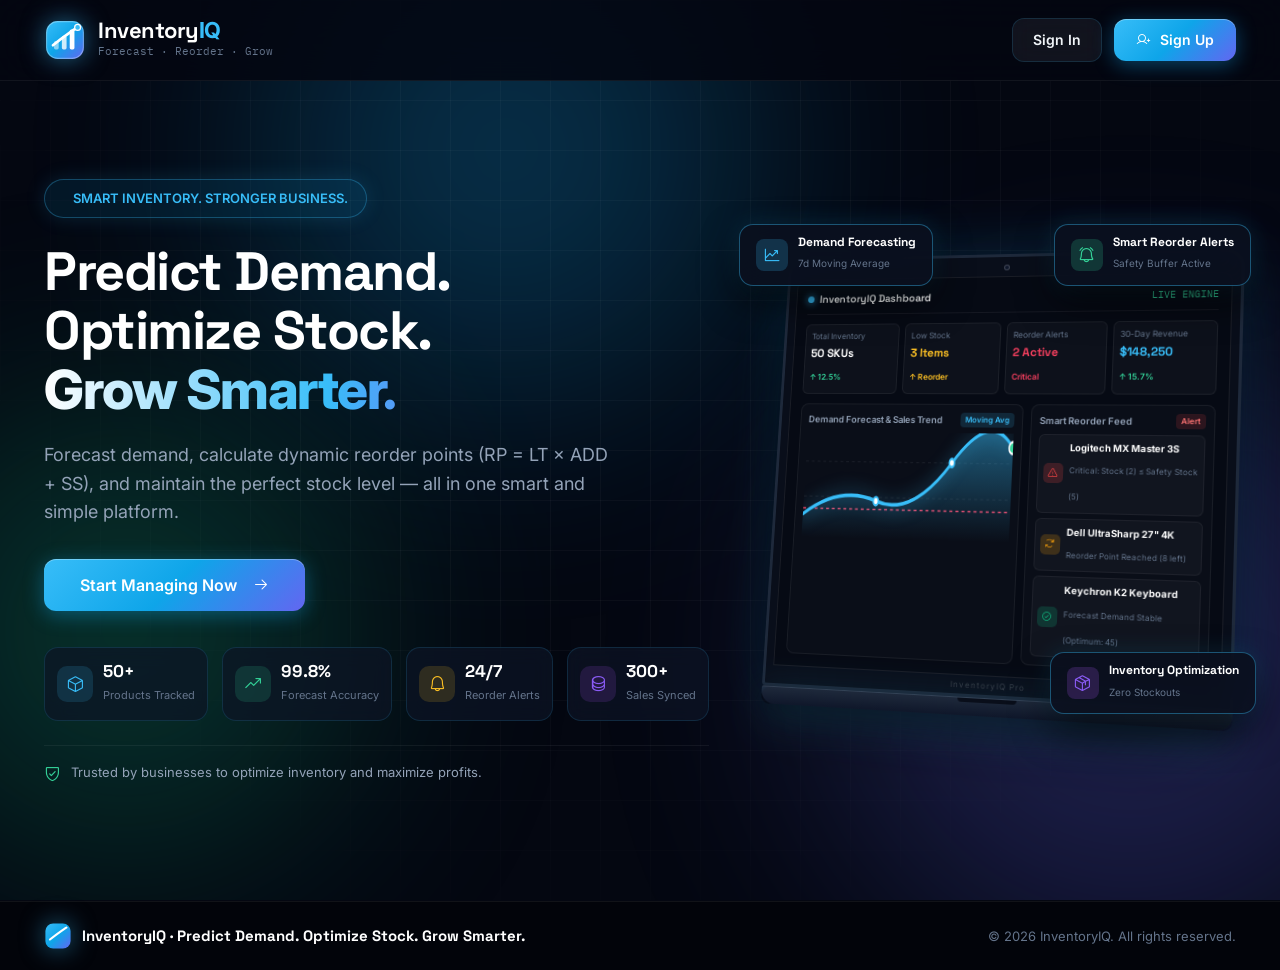
<file: Phase01/index.html>
<!DOCTYPE html>
<html lang="en">

<head>
    <meta charset="UTF-8">
    <meta name="viewport" content="width=device-width, initial-scale=1.0">
    <title>InventoryIQ &middot; Predict Demand. Optimize Stock. Grow Smarter.</title>
    
    <!-- SEO Meta Tags -->
    <meta name="description" content="InventoryIQ automatically calculates reorder points, safety stock buffers, and 7 to 30-day demand forecasts to eliminate stockouts and minimize inventory holding costs.">
    
    <!-- Google Fonts & Phosphor Icons -->
    <link rel="preconnect" href="https://fonts.googleapis.com">
    <link rel="preconnect" href="https://fonts.gstatic.com" crossorigin>
    <link href="https://fonts.googleapis.com/css2?family=IBM+Plex+Mono:wght@400;600&family=Inter:wght@400;500;600;700&family=Space+Grotesk:wght@600;700;800&display=swap" rel="stylesheet">
    <link rel="stylesheet" href="css/phosphor-all.css">
    
    <!-- Stylesheets -->
    <link rel="stylesheet" href="css/navbar.css">
    <link rel="stylesheet" href="css/landing.css">
    
    <!-- Scripts -->
    <script src="js/utils.js"></script>
    <script src="js/storage.js"></script>
    <script src="js/landing.js"></script>
</head>

<body class="landing-page hero-only-page">

    <!-- Ambient Glowing Background Elements -->
    <div class="bg-glow-container">
        <div class="bg-orb bg-orb-1"></div>
        <div class="bg-orb bg-orb-2"></div>
        <div class="bg-orb bg-orb-3"></div>
        <div class="bg-grid-overlay"></div>
    </div>

    <!-- ==================== HEADER / NAVBAR ==================== -->
    <header class="lp-header">
        <div class="lp-container">
            <nav class="lp-nav">
                <!-- Brand Logo -->
                <a href="index.html" class="lp-brand">
                    <div class="lp-logo-box">
                        <svg viewBox="0 0 40 40" fill="none" xmlns="http://www.w3.org/2000/svg">
                            <defs>
                                <linearGradient id="nav-logo-grad" x1="0" y1="0" x2="1" y2="1">
                                    <stop offset="0" stop-color="#38bdf8"/>
                                    <stop offset="50%" stop-color="#0ea5e9"/>
                                    <stop offset="1" stop-color="#6366f1"/>
                                </linearGradient>
                            </defs>
                            <rect x="2" y="2" width="36" height="36" rx="11" fill="url(#nav-logo-grad)"/>
                            <rect x="2.5" y="2.5" width="35" height="35" rx="10.5" stroke="#ffffff" stroke-opacity="0.3" stroke-width="1"/>
                            <rect x="9.5" y="21" width="4.5" height="8" rx="1.5" fill="#ffffff" fill-opacity="0.5"/>
                            <rect x="17" y="16" width="4.5" height="13" rx="1.5" fill="#ffffff" fill-opacity="0.8"/>
                            <rect x="24.5" y="10" width="4.5" height="19" rx="1.5" fill="#ffffff"/>
                            <path d="M 8.5 25 Q 16 19 24.5 13 T 32 8" stroke="#ffffff" stroke-width="2.5" stroke-linecap="round" fill="none"/>
                            <circle cx="32" cy="8" r="2.8" fill="#38bdf8" stroke="#ffffff" stroke-width="1.2"/>
                        </svg>
                    </div>
                    <div class="lp-brand-text">
                        <h1>Inventory<span>IQ</span></h1>
                        <p>Forecast &middot; Reorder &middot; Grow</p>
                    </div>
                </a>

                <!-- Nav Action Buttons (Sign In + Sign Up) -->
                <div class="lp-actions" id="lp-nav-actions">
                    <a href="login.html" class="btn-lp btn-lp-glass" style="padding: 10px 22px; font-size: 14px;">Sign In</a>
                    <a href="signup.html" class="btn-lp btn-lp-primary" style="padding: 10px 24px; font-size: 14px;">
                        <i class="ph ph-user-plus"></i> Sign Up
                    </a>
                </div>
            </nav>
        </div>
    </header>

    <!-- ==================== SPLIT HERO SECTION WITH ANIMATED 3D LAPTOP ==================== -->
    <section class="hero-section hero-split-layout">
        <div class="lp-container">
            <div class="hero-split-grid">
                
                <!-- LEFT CONTENT -->
                <div class="hero-left-content">
                    
                    <!-- Pill Tag -->
                    <div class="hero-badge-pill">
                        <i class="ph ph-star-fill" style="color: var(--cyan); font-size: 14px;"></i>
                        <span>SMART INVENTORY. STRONGER BUSINESS.</span>
                    </div>

                    <!-- Main Split Headline -->
                    <h1 class="hero-title-split">
                        Predict Demand.<br>
                        Optimize Stock.<br>
                        <span class="gradient-text animated-shimmer-text">Grow Smarter.</span>
                    </h1>

                    <!-- Subtitle -->
                    <p class="hero-subtitle-split">
                        Forecast demand, calculate dynamic reorder points <code>(RP = LT &times; ADD + SS)</code>, and maintain the perfect stock level &mdash; all in one smart and simple platform.
                    </p>

                    <!-- CTAs -->
                    <div class="hero-cta-group" id="hero-cta-main" style="justify-content: flex-start;">
                        <button onclick="handleLaunchDashboard()" class="btn-lp btn-lp-primary hero-btn-glow" style="font-size: 16px; padding: 16px 36px;">
                            Start Managing Now <i class="ph ph-arrow-right" style="margin-left: 6px;"></i>
                        </button>
        
                    </div>

                    <!-- 4 Mini Stat Cards Grid -->
                    <div class="hero-stats-row-4">
                        <div class="hero-stat-card-mini">
                            <div class="stat-mini-icon blue"><i class="ph ph-cube"></i></div>
                            <div>
                                <strong>50+</strong>
                                <span>Products Tracked</span>
                            </div>
                        </div>

                        <div class="hero-stat-card-mini">
                            <div class="stat-mini-icon green"><i class="ph ph-trend-up"></i></div>
                            <div>
                                <strong>99.8%</strong>
                                <span>Forecast Accuracy</span>
                            </div>
                        </div>

                        <div class="hero-stat-card-mini">
                            <div class="stat-mini-icon amber"><i class="ph ph-bell"></i></div>
                            <div>
                                <strong>24/7</strong>
                                <span>Reorder Alerts</span>
                            </div>
                        </div>

                        <div class="hero-stat-card-mini">
                            <div class="stat-mini-icon purple"><i class="ph ph-database"></i></div>
                            <div>
                                <strong>300+</strong>
                                <span>Sales Synced</span>
                            </div>
                        </div>
                    </div>

                    <!-- Trust Tag -->
                    <div class="hero-trust-tag">
                        <i class="ph ph-shield-check" style="color: var(--emerald); font-size: 18px;"></i>
                        <span>Trusted by businesses to optimize inventory and maximize profits.</span>
                    </div>
                </div>

                <!-- RIGHT COLUMN: 3D ANIMATED LAPTOP & FLOATING BADGES -->
                <div class="hero-right-laptop">
                    
                    <!-- Floating Metric Badges around Laptop -->
                    <div class="laptop-floating-badge badge-top-left-float">
                        <div class="badge-icon-box cyan"><i class="ph ph-chart-line-up"></i></div>
                        <div>
                            <strong>Demand Forecasting</strong>
                            <span>7d Moving Average</span>
                        </div>
                    </div>

                    <div class="laptop-floating-badge badge-top-right-float">
                        <div class="badge-icon-box emerald"><i class="ph ph-bell-ringing"></i></div>
                        <div>
                            <strong>Smart Reorder Alerts</strong>
                            <span>Safety Buffer Active</span>
                        </div>
                    </div>

                    <div class="laptop-floating-badge badge-bottom-right-float">
                        <div class="badge-icon-box purple"><i class="ph ph-package"></i></div>
                        <div>
                            <strong>Inventory Optimization</strong>
                            <span>Zero Stockouts</span>
                        </div>
                    </div>

                    <!-- 3D Laptop Perspective Mockup Frame -->
                    <div class="laptop-stage-3d">
                        <div class="laptop-chassis-3d">
                            
                            <!-- Laptop Screen Lid -->
                            <div class="laptop-screen-lid">
                                <div class="laptop-webcam"></div>
                                
                                <!-- Screen Display Content -->
                                <div class="laptop-display-inner">
                                    
                                    <!-- Laptop Header -->
                                    <div class="laptop-app-bar">
                                        <div class="app-brand-title">
                                            <span class="app-dot"></span> InventoryIQ Dashboard
                                        </div>
                                        <div class="app-live-tag">
                                            <i class="ph ph-circle-pulse"></i> LIVE ENGINE
                                        </div>
                                    </div>

                                    <!-- Laptop KPI Strip -->
                                    <div class="laptop-kpi-grid">
                                        <div class="laptop-kpi-item">
                                            <span class="kpi-label">Total Inventory</span>
                                            <span class="kpi-val">50 SKUs</span>
                                            <span class="kpi-delta green">&uarr; 12.5%</span>
                                        </div>
                                        <div class="laptop-kpi-item">
                                            <span class="kpi-label">Low Stock</span>
                                            <span class="kpi-val" style="color: var(--amber);">3 Items</span>
                                            <span class="kpi-delta amber">&uarr; Reorder</span>
                                        </div>
                                        <div class="laptop-kpi-item">
                                            <span class="kpi-label">Reorder Alerts</span>
                                            <span class="kpi-val" style="color: var(--rose);">2 Active</span>
                                            <span class="kpi-delta rose">Critical</span>
                                        </div>
                                        <div class="laptop-kpi-item">
                                            <span class="kpi-label">30-Day Revenue</span>
                                            <span class="kpi-val" style="color: var(--cyan);">$148,250</span>
                                            <span class="kpi-delta green">&uarr; 15.7%</span>
                                        </div>
                                    </div>

                                    <!-- Laptop Main Chart & Feed Split -->
                                    <div class="laptop-content-split">
                                        
                                        <!-- Chart Box -->
                                        <div class="laptop-panel-card">
                                            <div class="panel-card-head">
                                                <span>Demand Forecast &amp; Sales Trend</span>
                                                <span class="pill-mini">Moving Avg</span>
                                            </div>
                                            <div class="laptop-chart-svg-wrap">
                                                <svg viewBox="0 0 280 90" preserveAspectRatio="none" style="width:100%; height:100%;">
                                                    <defs>
                                                        <linearGradient id="laptop-chart-grad" x1="0" y1="0" x2="0" y2="1">
                                                            <stop offset="0%" stop-color="#38bdf8" stop-opacity="0.45"/>
                                                            <stop offset="100%" stop-color="#38bdf8" stop-opacity="0"/>
                                                        </linearGradient>
                                                    </defs>
                                                    <line x1="0" y1="25" x2="280" y2="25" stroke="rgba(255,255,255,0.06)" stroke-dasharray="4"/>
                                                    <line x1="0" y1="55" x2="280" y2="55" stroke="rgba(255,255,255,0.06)" stroke-dasharray="4"/>
                                                    
                                                    <!-- Threshold Line -->
                                                    <line x1="0" y1="65" x2="280" y2="65" stroke="#f43f5e" stroke-width="1.2" stroke-dasharray="4"/>
                                                    
                                                    <path d="M 0 70 Q 50 45 100 58 T 200 25 T 280 12 L 280 90 L 0 90 Z" fill="url(#laptop-chart-grad)"/>
                                                    <path class="animated-chart-line" d="M 0 70 Q 50 45 100 58 T 200 25 T 280 12" fill="none" stroke="#38bdf8" stroke-width="3" stroke-linecap="round"/>
                                                    
                                                    <circle cx="100" cy="58" r="3.5" fill="#ffffff" stroke="#38bdf8" stroke-width="2" class="pulse-node-1"/>
                                                    <circle cx="200" cy="25" r="3.5" fill="#ffffff" stroke="#38bdf8" stroke-width="2" class="pulse-node-2"/>
                                                    <circle cx="280" cy="12" r="5" fill="#34d399" stroke="#ffffff" stroke-width="2" class="pulse-node-3"/>
                                                </svg>
                                            </div>
                                        </div>

                                        <!-- Alerts Feed Box -->
                                        <div class="laptop-panel-card">
                                            <div class="panel-card-head">
                                                <span>Smart Reorder Feed</span>
                                                <span class="pill-mini red">Alert</span>
                                            </div>
                                            <div class="laptop-alert-list">
                                                <div class="laptop-alert-row critical">
                                                    <div class="alert-mini-icon red"><i class="ph ph-warning"></i></div>
                                                    <div class="alert-mini-info">
                                                        <strong>Logitech MX Master 3S</strong>
                                                        <span>Critical: Stock (2) &le; Safety Stock (5)</span>
                                                    </div>
                                                </div>

                                                <div class="laptop-alert-row warning">
                                                    <div class="alert-mini-icon amber"><i class="ph ph-arrows-clockwise"></i></div>
                                                    <div class="alert-mini-info">
                                                        <strong>Dell UltraSharp 27" 4K</strong>
                                                        <span>Reorder Point Reached (8 left)</span>
                                                    </div>
                                                </div>

                                                <div class="laptop-alert-row stable">
                                                    <div class="alert-mini-icon green"><i class="ph ph-check-circle"></i></div>
                                                    <div class="alert-mini-info">
                                                        <strong>Keychron K2 Keyboard</strong>
                                                        <span>Forecast Demand Stable (Optimum: 45)</span>
                                                    </div>
                                                </div>
                                            </div>
                                        </div>

                                    </div>
                                </div>
                                
                                <div class="laptop-bottom-bezel">
                                    <span>InventoryIQ Pro</span>
                                </div>
                            </div>

                            <!-- Laptop Keyboard Deck Base -->
                            <div class="laptop-base-deck">
                                <div class="laptop-notch"></div>
                                <div class="laptop-keyboard-grid"></div>
                                <div class="laptop-trackpad-area"></div>
                                <div class="laptop-deck-glow"></div>
                            </div>
                        </div>
                    </div>

                </div>

            </div>
        </div>
    </section>

    <!-- ==================== FOOTER ==================== -->
    <footer class="lp-footer hero-footer-minimal">
        <div class="lp-container" style="display: flex; align-items: center; justify-content: space-between; flex-wrap: wrap; gap: 16px;">
            <div style="display: flex; align-items: center; gap: 10px;">
                <div class="lp-logo-box" style="width: 28px; height: 28px;">
                    <svg viewBox="0 0 40 40" fill="none" xmlns="http://www.w3.org/2000/svg">
                        <rect x="2" y="2" width="36" height="36" rx="11" fill="url(#nav-logo-grad)"/>
                        <path d="M 8.5 25 Q 16 19 24.5 13 T 32 8" stroke="#ffffff" stroke-width="3" stroke-linecap="round" fill="none"/>
                    </svg>
                </div>
                <span style="font-weight: 700; font-family: var(--font-heading); color: #fff; font-size: 15px;">InventoryIQ &middot; Predict Demand. Optimize Stock. Grow Smarter.</span>
            </div>
            <div style="font-size: 13px; color: var(--lp-text-dim);">
                &copy; 2026 InventoryIQ. All rights reserved.
            </div>
        </div>
    </footer>

</body>
</html>
</file>
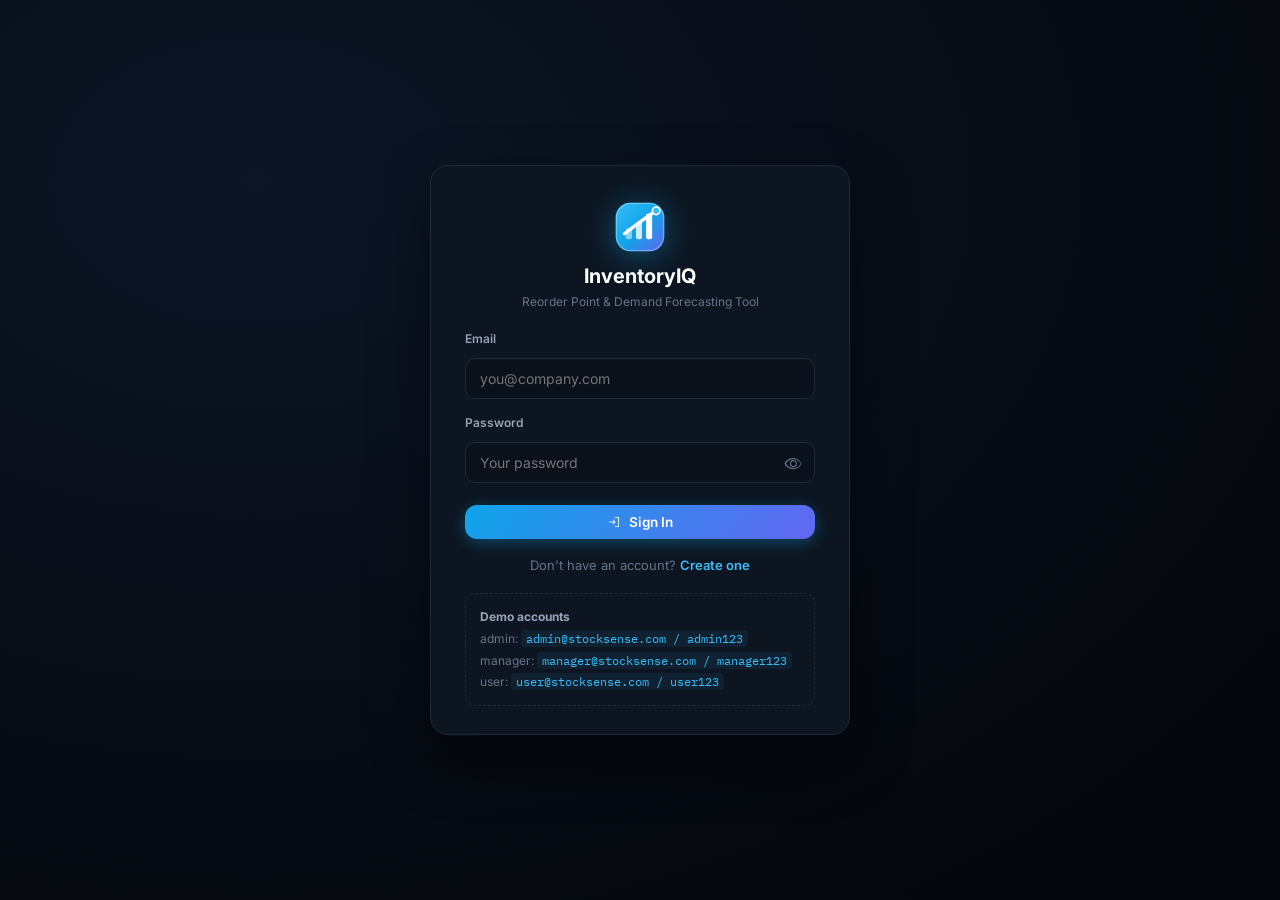
<file: Phase01/add-product.html>
<!DOCTYPE html>
<html lang="en">

<head>
    <meta charset="UTF-8">
    <meta name="viewport" content="width=device-width, initial-scale=1.0">
    <title>Add Product</title>

    <link rel="stylesheet" href="css/navbar.css">
    <link rel="stylesheet" href="css/dashboard.css">
    <link rel="stylesheet" href="css/add-product.css">
    <link rel="preconnect" href="https://fonts.googleapis.com">
    <link rel="preconnect" href="https://fonts.gstatic.com" crossorigin>
    <link href="https://fonts.googleapis.com/css2?family=IBM+Plex+Mono:wght@400;600&family=Inter:wght@400;500;600;700&family=Space+Grotesk:wght@600;700&display=swap" rel="stylesheet">
    <link rel="stylesheet" href="css/phosphor-all.css">
    <meta name="view-transition" content="same-origin">
</head>

<body>

    <div class="container">

        <!-- Sidebar -->

        <app-sidebar></app-sidebar>

        <!-- Main -->

        <main class="main-content">

            <!-- Topbar -->

            <app-topbar></app-topbar>

            <!-- Page Content -->
            <section class="page-content">
                <p class="page-subtitle">Lead time and safety stock feed straight into the reorder point formula, so fill them in carefully.</p>
                
                <div class="add-product-layout">
                    <!-- Left Panel: Product Details -->
                    <div class="left-column">
                        <h3>Product details</h3>
                        
                        <div class="form-grid">
                            <div class="input-wrapper single-line">
                                <input type="text" id="product-name" placeholder="Product name">
                                <div class="field-error"></div>
                            </div>
                            
                            <div class="input-wrapper single-line">
                                <input type="text" id="sku" placeholder="SKU (auto-generated)">
                                <div class="field-error"></div>
                            </div>
                            
                            <div class="input-wrapper single-line">
                                <input type="text" id="category" list="category-list" placeholder="Category">
                                <datalist id="category-list"></datalist>
                                <div class="field-error"></div>
                            </div>
                            
                            <div class="input-wrapper single-line">
                                <input type="text" id="supplier" placeholder="Supplier">
                                <div class="field-error"></div>
                            </div>
                            
                            <div class="input-wrapper single-line">
                                <input type="number" id="cost-price" min="0" step="0.01" placeholder="Cost price ($)">
                                <div class="field-error"></div>
                            </div>
                            
                            <div class="input-wrapper single-line">
                                <input type="number" id="selling-price" min="0" step="0.01" placeholder="Selling price ($)">
                                <div class="field-error"></div>
                            </div>

                            <div class="input-wrapper single-line">
                                <input type="number" id="opening-stock" min="0" placeholder="Opening stock">
                                <div class="field-error"></div>
                            </div>
                            
                            <div class="input-group">
                                <div class="input-wrapper">
                                    <span class="input-label">Safety stock</span>
                                    <input type="number" id="safety-stock" value="20" min="0">
                                    <div class="field-error"></div>
                                </div>
                                <span class="input-hint">Buffer kept for demand spikes</span>
                            </div>

                            <div class="input-group full-width">
                                <div class="input-wrapper">
                                    <span class="input-label">Lead time (days)</span>
                                    <input type="number" id="lead-time" value="7" min="1">
                                    <div class="field-error"></div>
                                </div>
                                <span class="input-hint">Supplier delivery window</span>
                            </div>

                            <div class="input-group full-width" style="margin-top: 10px;">
                                <span class="input-label" style="margin-bottom: 8px;">Description</span>
                                <div class="input-wrapper textarea-wrapper">
                                    <textarea id="description"></textarea>
                                </div>
                            </div>
                        </div>
                        
                        <!-- Form Actions -->
                        <div class="form-actions">
                            <button class="btn-save" id="save-product-btn">Save product</button>
                            <button class="btn-cancel" id="cancel-btn">Cancel</button>
                        </div>
                    </div>

                    <!-- Right Panel: Live Preview & Codes -->
                    <div class="right-column">
                        <div class="panel">
                            <h3>Live preview</h3>
                            
                            <div class="preview-card">
                                <h4 id="preview-title">Your product name</h4>
                            </div>

                            <ul class="stats-list">
                                <li>
                                    <span class="stat-label">Category</span>
                                    <span class="stat-value" id="preview-category">&mdash;</span>
                                </li>
                                <li>
                                    <span class="stat-label">Supplier</span>
                                    <span class="stat-value" id="preview-supplier">Unassigned</span>
                                </li>
                                <li>
                                    <span class="stat-label">Unit profit</span>
                                    <span class="stat-value" id="preview-profit">$0</span>
                                </li>
                                <li>
                                    <span class="stat-label">Margin</span>
                                    <span class="stat-value" id="preview-margin">0.0%</span>
                                </li>
                                <li>
                                    <span class="stat-label">Stock value</span>
                                    <span class="stat-value" id="preview-stock-value">$0</span>
                                </li>
                                <li>
                                    <span class="stat-label">Starting ROP estimate</span>
                                    <span class="stat-value" id="preview-rop">0 units</span>
                                </li>
                            </ul>
                        </div>

                        <div class="panel codes-panel">
                            <h3>Codes</h3>
                            <p>Generated from the SKU</p>
                            
                            <div class="codes-grid">
                                <div class="code-item">
                                    <div class="barcode-box">
                                        <div class="bar tall"></div><div class="bar short"></div><div class="bar thick tall"></div><div class="bar tall"></div>
                                        <div class="bar short"></div><div class="bar thick tall"></div><div class="bar tall"></div><div class="bar short thick"></div>
                                        <div class="bar tall"></div><div class="bar thick tall"></div><div class="bar tall"></div><div class="bar short"></div>
                                        <div class="bar tall thick"></div>
                                    </div>
                                    <span><i class="ph ph-barcode"></i> <span id="preview-sku">Generating...</span></span>
                                </div>
                                
                                <div class="code-item">
                                    <div class="qr-box">
                                        <div class="qr-dot"></div><div class="qr-dot"></div><div class="qr-dot hidden"></div><div class="qr-dot"></div>
                                        <div class="qr-dot"></div><div class="qr-dot hidden"></div><div class="qr-dot"></div><div class="qr-dot"></div>
                                        <div class="qr-dot hidden"></div><div class="qr-dot"></div><div class="qr-dot"></div><div class="qr-dot hidden"></div>
                                        <div class="qr-dot"></div><div class="qr-dot"></div><div class="qr-dot hidden"></div><div class="qr-dot"></div>
                                    </div>
                                    <span><i class="ph ph-qr-code"></i> <span id="preview-barcode">Generating...</span></span>
                                </div>
                            </div>
                        </div>
                    </div>
                </div>


            </section>

        </main>
    </div>
    <script src="js/utils.js"></script>
    <script src="js/storage.js"></script>
    <script src="js/validation.js"></script>
    <script src="js/add-product.js"></script>
    <script src="js/sidebar.js"></script>
    <script src="js/topbar.js"></script>
</body>
</html>
</file>
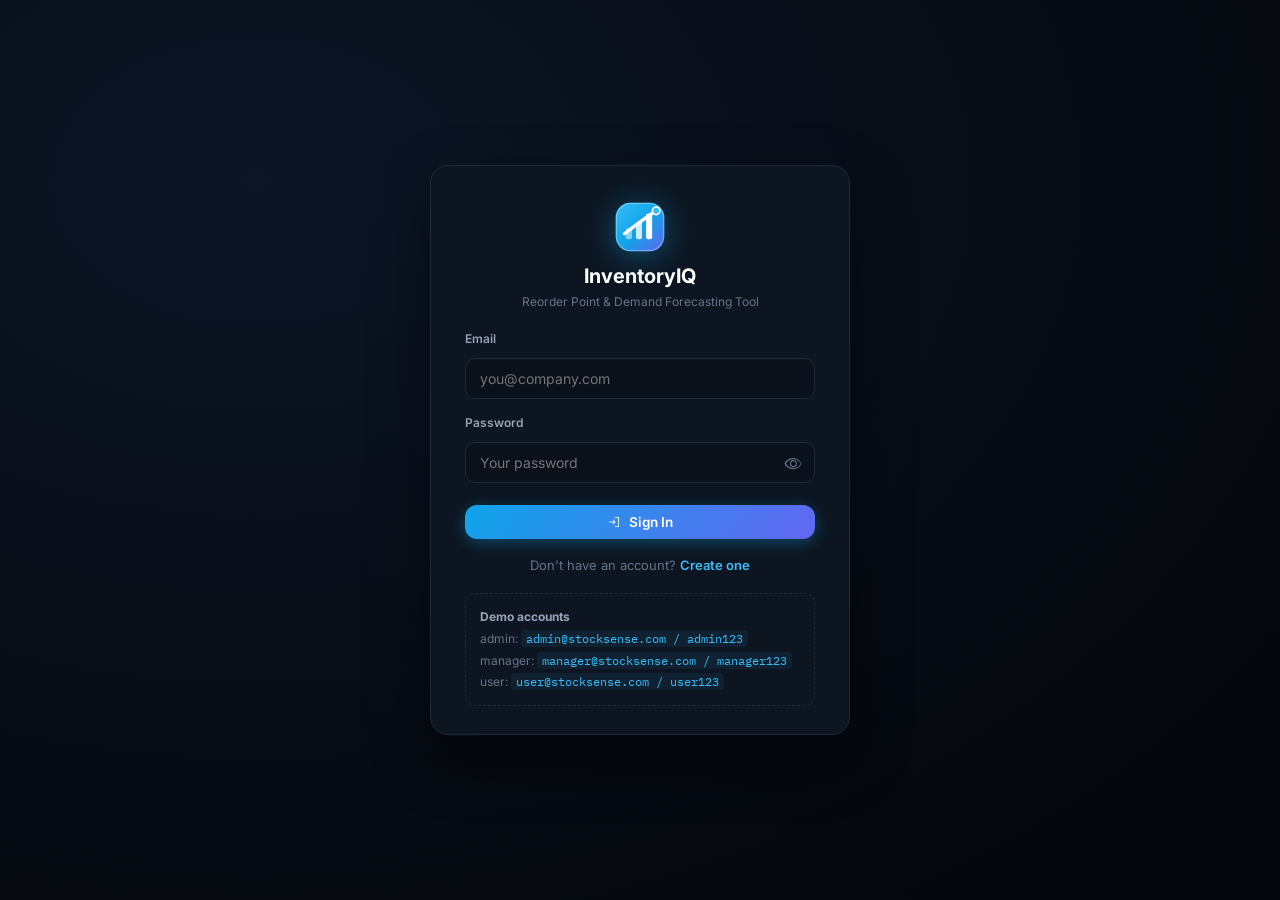
<file: Phase01/analytics.html>
<!DOCTYPE html>
<html lang="en">

<head>
    <meta charset="UTF-8">
    <meta name="viewport" content="width=device-width, initial-scale=1.0">
    <title>Analytics </title>

    <link rel="stylesheet" href="css/navbar.css">
    <link rel="stylesheet" href="css/dashboard.css">
    <link rel="stylesheet" href="css/analytics.css">
    <script src="js/chart.min.js"></script>
    <link rel="preconnect" href="https://fonts.googleapis.com">
    <link rel="preconnect" href="https://fonts.gstatic.com" crossorigin>
    <link href="https://fonts.googleapis.com/css2?family=IBM+Plex+Mono:ital,wght@0,400;0,600;1,400&family=Inter:wght@400;500;600;700&family=Plus+Jakarta+Sans:wght@400;500;600;700;800&family=Space+Grotesk:wght@600;700&display=swap" rel="stylesheet">
    <link rel="stylesheet" href="css/phosphor-all.css">
    <meta name="view-transition" content="same-origin">
</head>

<body>

    <div class="container">

        <!-- Sidebar -->
        <app-sidebar></app-sidebar>

        <!-- Main Content -->
        <main class="main-content">

            <!-- Topbar -->
            <app-topbar></app-topbar>

            <!-- Page Content Inner -->
            <div class="page-inner">

                <!-- Page Header -->
                <div class="analytics-page-head">
                    <div>
                        <p>Real-time inventory valuation, stock turnover velocity, day-of-week sales patterns, and health metrics.</p>
                    </div>
                    <div class="ana-live-badge">
                        <span class="ana-live-dot"></span> Real-Time Analytics
                    </div>
                </div>

                <!-- KPI Summary Cards Grid -->
                <div class="analytics-kpi-grid">
                    <!-- Inventory Value -->
                    <div class="analytics-kpi-card" style="--kpi-accent: linear-gradient(90deg, #38bdf8, #0ea5e9); --kpi-bg: rgba(56, 189, 248, 0.12); --kpi-color: #38bdf8; --kpi-glow: rgba(56, 189, 248, 0.2);">
                        <div class="ana-kpi-header">
                            <span class="ana-kpi-label">Inventory Valuation</span>
                            <div class="ana-kpi-icon"><i class="ph ph-coins"></i></div>
                        </div>
                        <div class="ana-kpi-value" id="ana-value">$0</div>
                        <div class="ana-kpi-sub"><i class="ph ph-tag"></i> Total stock value at cost price</div>
                    </div>

                    <!-- Stock Turnover Rate -->
                    <div class="analytics-kpi-card" style="--kpi-accent: linear-gradient(90deg, #34d399, #10b981); --kpi-bg: rgba(52, 211, 153, 0.12); --kpi-color: #34d399; --kpi-glow: rgba(52, 211, 153, 0.2);">
                        <div class="ana-kpi-header">
                            <span class="ana-kpi-label">Stock Turnover</span>
                            <div class="ana-kpi-icon"><i class="ph ph-arrows-clockwise"></i></div>
                        </div>
                        <div class="ana-kpi-value" id="ana-turnover">-</div>
                        <div class="ana-kpi-sub"><i class="ph ph-arrow-up-right"></i> Units sold / avg stock (30d)</div>
                    </div>

                    <!-- Best Category -->
                    <div class="analytics-kpi-card" style="--kpi-accent: linear-gradient(90deg, #c084fc, #a855f7); --kpi-bg: rgba(192, 132, 252, 0.12); --kpi-color: #c084fc; --kpi-glow: rgba(192, 132, 252, 0.2);">
                        <div class="ana-kpi-header">
                            <span class="ana-kpi-label">Top Category</span>
                            <div class="ana-kpi-icon"><i class="ph ph-trophy"></i></div>
                        </div>
                        <div class="ana-kpi-value" id="ana-best-cat" style="font-size: 20px;">-</div>
                        <div class="ana-kpi-sub"><i class="ph ph-chart-bar"></i> Highest 30-day revenue</div>
                    </div>

                    <!-- Avg Units Per Order -->
                    <div class="analytics-kpi-card" style="--kpi-accent: linear-gradient(90deg, #fbbf24, #f59e0b); --kpi-bg: rgba(251, 191, 36, 0.12); --kpi-color: #fbbf24; --kpi-glow: rgba(251, 191, 36, 0.2);">
                        <div class="ana-kpi-header">
                            <span class="ana-kpi-label">Avg Units / Order</span>
                            <div class="ana-kpi-icon"><i class="ph ph-shopping-bag-open"></i></div>
                        </div>
                        <div class="ana-kpi-value" id="ana-avg-units">-</div>
                        <div class="ana-kpi-sub"><i class="ph ph-package"></i> Quantity per transaction</div>
                    </div>
                </div>

                <!-- Analytics Row 1: Day of Week & Revenue vs Orders -->
                <div class="analytics-grid-layout">
                    <!-- Day of Week Sales Pattern -->
                    <div class="analytics-panel">
                        <div class="ana-panel-head">
                            <div class="ana-panel-title">
                                <h3><i class="ph ph-calendar-blank"></i> Sales by Day of Week</h3>
                                <p>Revenue patterns across Sunday to Saturday (Last 90 days).</p>
                            </div>
                            <span class="ana-panel-tag">Pattern</span>
                        </div>
                        <div class="ana-chart-box" style="height: 250px;">
                            <canvas id="chart-dayofweek"></canvas>
                        </div>
                    </div>

                    <!-- Revenue vs Orders Trend -->
                    <div class="analytics-panel">
                        <div class="ana-panel-head">
                            <div class="ana-panel-title">
                                <h3><i class="ph ph-chart-bar"></i> Revenue vs. Orders</h3>
                                <p>Monthly comparison over the last 6 months.</p>
                            </div>
                            <span class="ana-panel-tag">Monthly</span>
                        </div>
                        <div class="ana-chart-box" style="height: 250px;">
                            <canvas id="chart-revenue-orders"></canvas>
                        </div>
                    </div>
                </div>

                <!-- Analytics Row 2: Stock Health & Top Categories -->
                <div class="analytics-grid-layout">
                    <!-- Stock Health Share -->
                    <div class="analytics-panel">
                        <div class="ana-panel-head">
                            <div class="ana-panel-title">
                                <h3><i class="ph ph-chart-pie"></i> Stock Health Distribution</h3>
                                <p>Share of catalog items grouped by inventory status.</p>
                            </div>
                            <span class="ana-panel-tag">Stock Share</span>
                        </div>
                        <div class="ana-chart-box" style="height: 240px;">
                            <canvas id="chart-stock-health"></canvas>
                        </div>
                    </div>

                    <!-- Top Categories Performance Table -->
                    <div class="analytics-panel">
                        <div class="ana-panel-head">
                            <div class="ana-panel-title">
                                <h3><i class="ph ph-list-numbers"></i> Top Categories</h3>
                                <p>Catalog breakdown by revenue and volume.</p>
                            </div>
                            <span class="ana-panel-tag">Ranking</span>
                        </div>
                        <div class="ana-table-wrap">
                            <table class="ana-data-table">
                                <thead>
                                    <tr>
                                        <th>Category</th>
                                        <th class="num">Products</th>
                                        <th class="num">Units Sold</th>
                                        <th class="num">Revenue</th>
                                    </tr>
                                </thead>
                                <tbody id="ana-categories-tbody"></tbody>
                            </table>
                        </div>
                    </div>
                </div>

            </div>
        </main>
    </div>

    <script src="js/utils.js"></script>
    <script src="js/storage.js"></script>
    <script src="js/validation.js"></script>
    <script src="js/analytics.js"></script>
    <script src="js/sidebar.js"></script>
    <script src="js/topbar.js"></script>
</body>
</html>
</file>
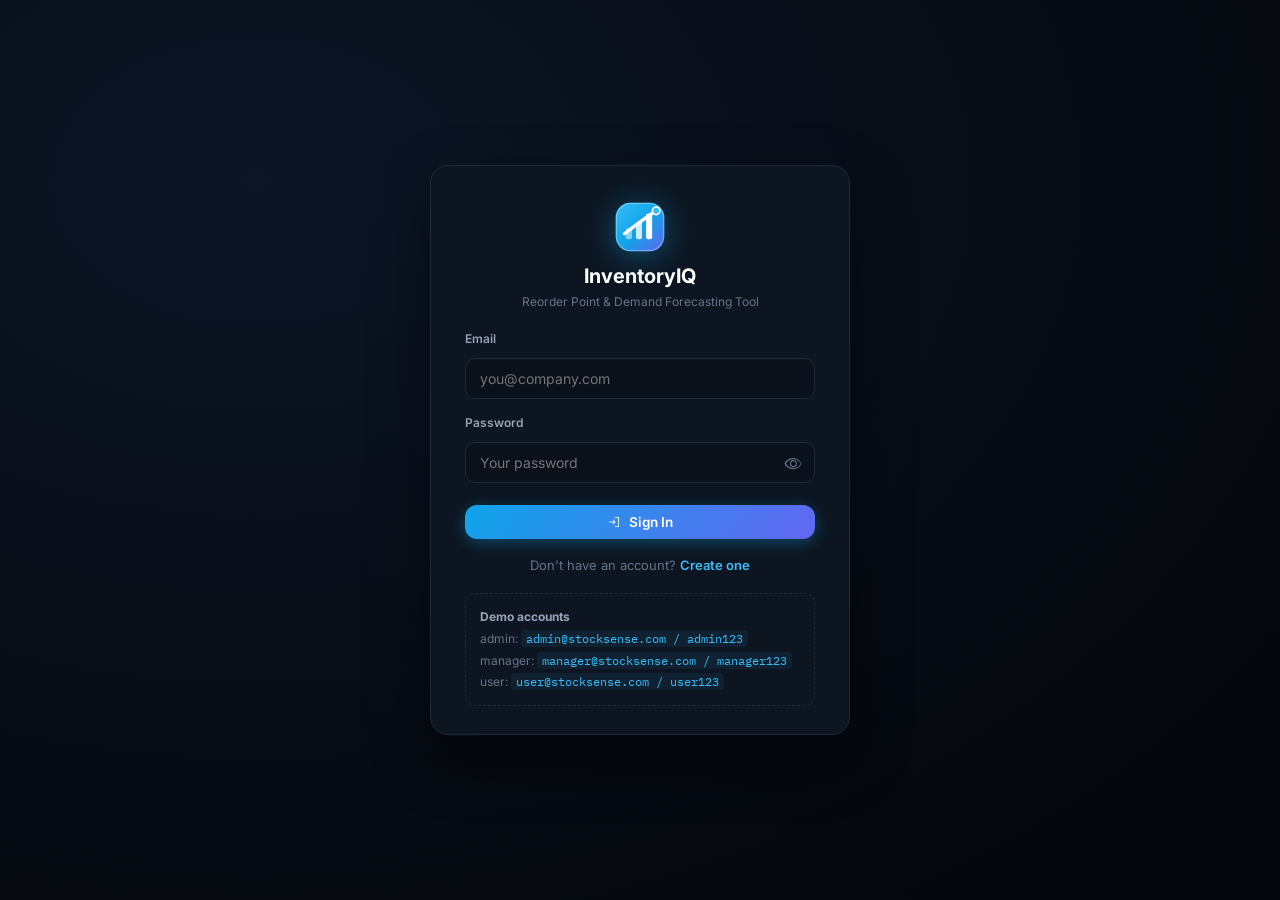
<file: Phase01/dashboard.html>
<!DOCTYPE html>
<html lang="en">

<head>
    <meta charset="UTF-8">
    <meta name="viewport" content="width=device-width, initial-scale=1.0">
    <title>Dashboard</title>

    <link rel="stylesheet" href="css/navbar.css">
    <link rel="stylesheet" href="css/dashboard.css">
    <link rel="preconnect" href="https://fonts.googleapis.com">
    <link rel="preconnect" href="https://fonts.gstatic.com" crossorigin>
    <link href="https://fonts.googleapis.com/css2?family=IBM+Plex+Mono:wght@400;600&family=Inter:wght@400;500;600;700&family=Space+Grotesk:wght@600;700&display=swap" rel="stylesheet">
    <link rel="stylesheet" href="css/phosphor-all.css">
    <meta name="view-transition" content="same-origin">
</head>

<body>

    <div class="container">

        <!-- ===================== Sidebar ===================== -->
        <app-sidebar></app-sidebar>

        <!-- ===================== Main ===================== -->
        <main class="main-content">
            <!-- Global Topbar (Search/Profile) -->
            <app-topbar></app-topbar>

            <!-- Page Content Wrapper -->
            <div class="page-inner no-top-pad">

                <!-- Dashboard Page Header -->
                <div class="topbar" style="padding: 22px 0 0;">
                    <p style="color: var(--text-faint); font-size: 13px; margin: 0; max-width: 600px;">Every KPI below is derived live from your sales history using the forecasting engine you selected.</p>
                  <div class="actions">
                    <a class="btn btn-gradient" href="sales.html" style="text-decoration: none;">Record a sale</a>
                    <a class="btn" href="forecast.html" style="text-decoration: none;">Open forecast</a>
                  </div>
                </div>

                <!-- 1. Stat Cards -->
                <div class="stat-grid">
                  <div class="stat-card premium-kpi">
                    <div class="kpi-top">
                      <div class="kpi-icon-glow" style="--kpi-color: 59, 130, 246;"><i class="ph ph-cube"></i></div>
                      <div class="kpi-titles">
                        <div class="stat-label">Total Products</div>
                        <div class="stat-value" id="stat-total-products">-</div>
                      </div>
                    </div>
                    <div class="kpi-bottom">
                      <div class="stat-delta" id="delta-total-products"></div>
                      <div class="kpi-sparkline"><canvas id="sparkline-total-products"></canvas></div>
                    </div>
                  </div>
                  <div class="stat-card premium-kpi">
                    <div class="kpi-top">
                      <div class="kpi-icon-glow" style="--kpi-color: 52, 211, 153;"><i class="ph ph-currency-dollar"></i></div>
                      <div class="kpi-titles">
                        <div class="stat-label">Inventory Value</div>
                        <div class="stat-value" id="stat-inventory-value">-</div>
                      </div>
                    </div>
                    <div class="kpi-bottom">
                      <div class="stat-delta" id="delta-inventory-value"></div>
                      <div class="kpi-sparkline"><canvas id="sparkline-inventory-value"></canvas></div>
                    </div>
                  </div>
                  <div class="stat-card premium-kpi">
                    <div class="kpi-top">
                      <div class="kpi-icon-glow" style="--kpi-color: 167, 139, 250;"><i class="ph ph-chart-bar"></i></div>
                      <div class="kpi-titles">
                        <div class="stat-label">Today's Sales</div>
                        <div class="stat-value" id="stat-todays-sales">-</div>
                      </div>
                    </div>
                    <div class="kpi-bottom">
                      <div class="stat-delta" id="delta-todays-sales"></div>
                      <div class="kpi-sparkline"><canvas id="sparkline-todays-sales"></canvas></div>
                    </div>
                  </div>
                  <div class="stat-card premium-kpi">
                    <div class="kpi-top">
                      <div class="kpi-icon-glow" style="--kpi-color: 245, 158, 11;"><i class="ph ph-trend-up"></i></div>
                      <div class="kpi-titles">
                        <div class="stat-label">30-Day Revenue</div>
                        <div class="stat-value" id="stat-thirty-day-revenue">-</div>
                      </div>
                    </div>
                    <div class="kpi-bottom">
                      <div class="stat-delta" id="delta-thirty-day-revenue"></div>
                      <div class="kpi-sparkline"><canvas id="sparkline-thirty-day-revenue"></canvas></div>
                    </div>
                  </div>
                  <div class="stat-card premium-kpi">
                    <div class="kpi-top">
                      <div class="kpi-icon-glow" style="--kpi-color: 16, 185, 129;"><i class="ph ph-money"></i></div>
                      <div class="kpi-titles">
                        <div class="stat-label">30-Day Profit</div>
                        <div class="stat-value" id="stat-thirty-day-profit">-</div>
                      </div>
                    </div>
                    <div class="kpi-bottom">
                      <div class="stat-delta" id="delta-thirty-day-profit"></div>
                      <div class="kpi-sparkline"><canvas id="sparkline-thirty-day-profit"></canvas></div>
                    </div>
                  </div>
                  <div class="stat-card premium-kpi">
                    <div class="kpi-top">
                      <div class="kpi-icon-glow" style="--kpi-color: 59, 130, 246;"><i class="ph ph-activity"></i></div>
                      <div class="kpi-titles">
                        <div class="stat-label">Avg Daily Demand</div>
                        <div class="stat-value" id="stat-avg-daily-demand">-</div>
                      </div>
                    </div>
                    <div class="kpi-bottom">
                      <div class="stat-delta" id="delta-avg-daily-demand"></div>
                      <div class="kpi-sparkline"><canvas id="sparkline-avg-daily-demand"></canvas></div>
                    </div>
                  </div>
                </div>

                <!-- 1b. More KPI Stat Cards -->
                <div class="stat-grid">
                  <div class="stat-card premium-kpi">
                    <div class="kpi-top">
                      <div class="kpi-icon-glow" style="--kpi-color: 167, 139, 250;"><i class="ph ph-shopping-bag"></i></div>
                      <div class="kpi-titles">
                        <div class="stat-label">Orders Logged</div>
                        <div class="stat-value" id="stat-orders-logged">-</div>
                      </div>
                    </div>
                    <div class="kpi-bottom">
                      <div class="stat-delta" id="delta-orders-logged"></div>
                      <div class="kpi-sparkline"><canvas id="sparkline-orders-logged"></canvas></div>
                    </div>
                  </div>
                  <div class="stat-card premium-kpi">
                    <div class="kpi-top">
                      <div class="kpi-icon-glow" style="--kpi-color: 16, 185, 129;"><i class="ph ph-target"></i></div>
                      <div class="kpi-titles">
                        <div class="stat-label">Forecast Accuracy</div>
                        <div class="stat-value" id="stat-forecast-accuracy">-</div>
                      </div>
                    </div>
                    <div class="kpi-bottom">
                      <div class="stat-delta" id="delta-forecast-accuracy"></div>
                      <div class="kpi-sparkline"><canvas id="sparkline-forecast-accuracy"></canvas></div>
                    </div>
                  </div>
                  <div class="stat-card premium-kpi">
                    <div class="kpi-top">
                      <div class="kpi-icon-glow" style="--kpi-color: 245, 158, 11;"><i class="ph ph-warning"></i></div>
                      <div class="kpi-titles">
                        <div class="stat-label">Items Running Low</div>
                        <div class="stat-value" id="stat-items-running-low">-</div>
                      </div>
                    </div>
                    <div class="kpi-bottom">
                      <div class="stat-delta" id="delta-items-running-low"></div>
                      <div class="kpi-sparkline"><canvas id="sparkline-items-running-low"></canvas></div>
                    </div>
                  </div>
                  <div class="stat-card premium-kpi">
                    <div class="kpi-top">
                      <div class="kpi-icon-glow" style="--kpi-color: 239, 68, 68;"><i class="ph ph-x-circle"></i></div>
                      <div class="kpi-titles">
                        <div class="stat-label">Out Of Stock</div>
                        <div class="stat-value" id="stat-out-of-stock">-</div>
                      </div>
                    </div>
                    <div class="kpi-bottom">
                      <div class="stat-delta" id="delta-out-of-stock"></div>
                      <div class="kpi-sparkline"><canvas id="sparkline-out-of-stock"></canvas></div>
                    </div>
                  </div>
                  <div class="stat-card premium-kpi">
                    <div class="kpi-top">
                      <div class="kpi-icon-glow" style="--kpi-color: 242, 153, 74;"><i class="ph ph-bell"></i></div>
                      <div class="kpi-titles">
                        <div class="stat-label">Upcoming Reorders</div>
                        <div class="stat-value" id="stat-upcoming-reorders">-</div>
                      </div>
                    </div>
                    <div class="kpi-bottom">
                      <div class="stat-delta" id="delta-upcoming-reorders"></div>
                      <div class="kpi-sparkline"><canvas id="sparkline-upcoming-reorders"></canvas></div>
                    </div>
                  </div>
                  <div class="stat-card premium-kpi">
                    <div class="kpi-top">
                      <div class="kpi-icon-glow" style="--kpi-color: 34, 197, 94;"><i class="ph ph-heartbeat"></i></div>
                      <div class="kpi-titles">
                        <div class="stat-label">Business Health</div>
                        <div class="stat-value" id="stat-business-health">-</div>
                      </div>
                    </div>
                    <div class="kpi-bottom">
                      <div class="stat-delta" id="delta-business-health"></div>
                      <div class="kpi-sparkline"><canvas id="sparkline-business-health"></canvas></div>
                    </div>
                  </div>
                </div>

                <!-- 2. Top Charts Grid (3 cols) -->
                <div class="charts-grid-3 top-charts-grid">
                  <div class="chart-panel">
                    <div class="chart-panel-header">
                      <h2>Revenue & Demand Trend</h2>
                      <select class="chart-filter-btn" data-target="salesTrend">
                        <option value="30">Last 30 days</option>
                        <option value="this_month">This Month</option>
                        <option value="all">All Time</option>
                      </select>
                    </div>
                    <div id="revenue-legend" class="chart-legend-row" style="justify-content: flex-start; margin-top: -4px; margin-bottom: 12px; border: none; padding: 0;"></div>
                    <div class="chart-canvas-wrap">
                      <canvas id="chart-revenue-trend"></canvas>
                    </div>
                  </div>
                  
                  <!-- Top Selling Products -->
                  <div class="chart-panel">
                    <div class="chart-panel-header">
                      <h2>Top Selling Products</h2>
                      <select class="chart-filter-btn" data-target="topSelling">
                        <option value="30">Last 30 days</option>
                        <option value="this_month">This Month</option>
                        <option value="all">All Time</option>
                      </select>
                    </div>
                    <div class="chart-canvas-wrap" style="height: 260px; margin-top: 10px;">
                      <canvas id="chart-top-selling"></canvas>
                    </div>
                  </div>

                  <!-- Inventory Status -->
                  <div class="chart-panel" style="display: flex; flex-direction: column; padding: 0;">
                    <div class="chart-panel-header" style="padding: 18px 20px 0; border-bottom: none;">
                      <h2>Inventory Status</h2>
                    </div>
                    <div style="flex: 1; display: flex; flex-direction: column; align-items: center; justify-content: center; position: relative; padding: 10px 20px 0;">
                      <div style="position: relative; width: 260px; height: 130px; margin-top: 10px;">
                        <!-- Gauge Canvas -->
                        <canvas id="chart-inventory-status"></canvas>
                        
                        <!-- Center Text -->
                        <div style="position: absolute; bottom: 0; left: 0; right: 0; text-align: center; display: flex; flex-direction: column; align-items: center;">
                          <div id="inv-gauge-value" style="font-size: 36px; font-weight: 600; color: var(--text); line-height: 1; margin-bottom: 4px;">-</div>
                          <div style="font-size: 11px; color: var(--text-faint);">Overall Stock Health</div>
                          <div id="inv-gauge-label" style="margin-top: 8px; background: rgba(16, 185, 129, 0.1); border: 1px solid rgba(16, 185, 129, 0.2); color: #10b981; padding: 2px 14px; border-radius: 12px; font-size: 11px; font-weight: 500;">Good</div>
                        </div>
                        
                        <!-- 0% 50% 100% Labels -->
                        <div style="position: absolute; left: 10px; bottom: -20px; font-size: 11px; color: var(--text-faint); font-weight: 600;">0%</div>
                        <div style="position: absolute; left: 50%; top: -20px; transform: translateX(-50%); font-size: 11px; color: var(--text-faint); font-weight: 600;">50%</div>
                        <div style="position: absolute; right: 10px; bottom: -20px; font-size: 11px; color: var(--text-faint); font-weight: 600;">100%</div>
                      </div>
                    </div>
                    
                    <!-- Stats Bottom -->
                    <div style="display: flex; justify-content: space-between; padding: 14px 16px; margin: 36px 16px 16px; background: rgba(255, 255, 255, 0.02); border: 1px solid var(--border-soft); border-radius: 8px;">
                      <div style="text-align: center; flex: 1; border-right: 1px solid var(--border-soft);">
                        <div style="font-size: 11px; color: var(--text-muted); margin-bottom: 4px;">In Stock</div>
                        <div id="inv-in-stock" style="font-size: 15px; font-weight: 600; color: rgba(16, 185, 129, 0.9);">0</div>
                      </div>
                      <div style="text-align: center; flex: 1; border-right: 1px solid var(--border-soft);">
                        <div style="font-size: 11px; color: var(--text-muted); margin-bottom: 4px;">Low Stock</div>
                        <div id="inv-low-stock" style="font-size: 15px; font-weight: 600; color: rgba(245, 158, 11, 0.9);">0</div>
                      </div>
                      <div style="text-align: center; flex: 1;">
                        <div style="font-size: 11px; color: var(--text-muted); margin-bottom: 4px;">Out of Stock</div>
                        <div id="inv-out-of-stock" style="font-size: 15px; font-weight: 600; color: rgba(239, 68, 68, 0.9);">0</div>
                      </div>
                    </div>
                  </div>
                </div>

                <!-- 3. Middle Grid (3 cols) -->
                <div class="charts-grid-3 middle-charts-grid">
                  <div class="chart-panel" style="display: flex; flex-direction: column;">
                    <div class="chart-panel-header">
                      <h2 style="display:flex; justify-content:space-between; width:100%; align-items:center;">
                        Sales by Category
                        <select class="chart-filter-btn" data-target="salesByCategory" style="padding: 4px 10px; font-size: 11px; cursor: pointer;">
                          <option value="30">Last 30 days</option>
                          <option value="this_month">This Month</option>
                          <option value="all">All Time</option>
                        </select>
                      </h2>
                    </div>
                    <div class="bubble-chart-wrap" id="bubble-chart-wrap">
                      <!-- Bubbles injected by JS -->
                    </div>
                    <div class="bubble-chart-summary">
                      <div class="bubble-summary-left">
                        <div class="bubble-icon"><i class="ph-fill ph-lock-key"></i></div>
                        <div class="bubble-summary-text">
                          <span class="bubble-summary-label">Total Sales</span>
                          <span class="bubble-summary-value" id="bubble-total-value">-</span>
                        </div>
                      </div>
                      <div class="bubble-summary-right">
                        <i class="ph ph-star"></i> <span id="bubble-total-categories">0</span> Categories
                      </div>
                    </div>
                  </div>

                  <div class="chart-panel" style="display: flex; flex-direction: column;">
                    <div class="chart-panel-header">
                      <h2>Demand Forecast vs Actual Sales</h2>
                      <select class="chart-filter-btn" data-target="forecastActual">
                        <option value="30">Last 30 days</option>
                        <option value="this_month">This Month</option>
                        <option value="all">All Time</option>
                      </select>
                    </div>
                    <div id="forecast-legend" class="chart-legend-row" style="justify-content: flex-start; margin-top: -4px; margin-bottom: 12px; border: none; padding: 0;"></div>
                    <div class="chart-canvas-wrap" style="flex: 1;">
                      <canvas id="chart-forecast-actual"></canvas>
                    </div>
                  </div>

                  <!-- Recent Sales Activity Timeline -->
                  <div class="chart-panel" style="display: flex; flex-direction: column; padding: 0;">
                    <div class="chart-panel-header" style="padding: 18px 20px 0; border-bottom: none;">
                      <h2>Recent Sales Activity</h2>
                    </div>
                    <div style="flex: 1; padding: 12px 20px 10px;">
                      <div class="timeline-container" id="recent-sales-timeline"></div>
                    </div>
                    <div style="text-align: center; padding: 18px; border-top: 1px solid var(--border-soft);">
                      <a href="sales-history.html" class="view-all-link">View all sales <i class="ph ph-arrow-right"></i></a>
                    </div>
                  </div>
                </div>

                <!-- 3.5 Monthly Sales Chart -->
                <div class="charts-grid" style="grid-template-columns: 1fr;">
                  <div class="chart-panel">
                    <div class="chart-panel-header">
                      <h2>Monthly Sales</h2>
                      <span class="chart-sub">last 6 months &middot; revenue</span>
                    </div>
                    <div class="chart-canvas-wrap" style="height: 220px;">
                      <canvas id="chart-monthly-sales"></canvas>
                    </div>
                  </div>
                </div>

                                <!-- 4. Bottom Grid (2 cols) -->
                <div class="charts-grid" style="grid-template-columns: 2fr 1fr;">
                  <!-- Reorder Alerts -->
                  <div class="chart-panel" style="padding: 0; display: flex; flex-direction: column;">
                    <div class="chart-panel-header" style="padding: 18px 20px 0; border-bottom: none;">
                      <h2>Low Stock Products</h2>
                    </div>
                    <div class="pulse-table-wrap" style="margin-top: 10px; border: none; background: transparent; padding: 0;">
                      <table class="pulse-table" style="width: 100%;">
                        <thead>
                          <tr>
                            <th>Product</th>
                            <th>Category</th>
                            <th style="text-align: center;">Current Stock</th>
                            <th style="text-align: center;">Reorder Point</th>
                            <th style="text-align: center;">Units Required</th>
                            <th style="text-align: center;">Expected Stockout</th>
                            <th style="text-align: center;">Action</th>
                          </tr>
                        </thead>
                        <tbody id="low-stock-tbody"></tbody>
                      </table>
                    </div>
                    <div style="text-align: center; padding: 18px; border-top: 1px solid var(--border-soft);">
                      <a href="reorder.html" style="color: #3b82f6; text-decoration: none; font-size: 13px; font-weight: 500; display: inline-flex; align-items: center; gap: 6px;">View all low stock products <i class="ph ph-arrow-right"></i></a>
                    </div>
                  </div>

                  <!-- Stock Value by Category -->
                  <div class="chart-panel stock-panel">
                    <div class="chart-panel-header">
                      <h2 style="display:flex; justify-content:space-between; width:100%; align-items:center;">
                        Stock Value by Category
                        <select class="chart-filter-btn" data-target="stockValue" style="padding: 4px 10px; font-size: 11px; cursor: pointer;">
                          <option value="30">Last 30 days</option>
                          <option value="this_month">This Month</option>
                          <option value="all">All Time</option>
                        </select>
                      </h2>
                    </div>
                    <div class="stock-canvas-wrap" style="height: 220px; position: relative;">
                      <canvas id="chart-stock-value"></canvas>
                    </div>
                    
                    <div class="stock-summary-grid">
                      <div class="stock-card">
                        <div class="stock-icon blue-icon">
                          <i class="ph ph-package"></i>
                        </div>
                        <div class="stock-details">
                          <span class="stock-label">Total Stock Value</span>
                          <span class="stock-value" id="stock-val-total">$0</span>
                        </div>
                      </div>
                      <div class="stock-card">
                        <div class="stock-icon purple-icon">
                          <i class="ph ph-squares-four"></i>
                        </div>
                        <div class="stock-details">
                          <span class="stock-label">Total Categories</span>
                          <span class="stock-value" id="stock-val-cats">0</span>
                        </div>
                      </div>
                      <div class="stock-card">
                        <div class="stock-icon green-icon">
                          <i class="ph ph-book-open"></i>
                        </div>
                        <div class="stock-details">
                          <span class="stock-label">Average per Category</span>
                          <span class="stock-value" id="stock-val-avg">$0</span>
                        </div>
                      </div>
                    </div>
                  </div>
                </div>

                
                <!-- Footer -->
                <footer style="margin-top: 40px; text-align: center; color: var(--text-faint); font-family: var(--font-mono); font-size: 12px; padding-bottom: 20px;">
                    <p>StockSense v2.0 &middot; Inventory Intelligence</p>
                </footer>

            </div>
        </main>
    </div>

    <script src="js/chart.min.js"></script>
    <script src="js/utils.js"></script>
    <script src="js/storage.js"></script>
    <script src="js/validation.js"></script>
    <script src="js/dashboard.js"></script>
    <script src="js/sidebar.js"></script>
    <script src="js/topbar.js"></script>
</body>
</html>
</file>
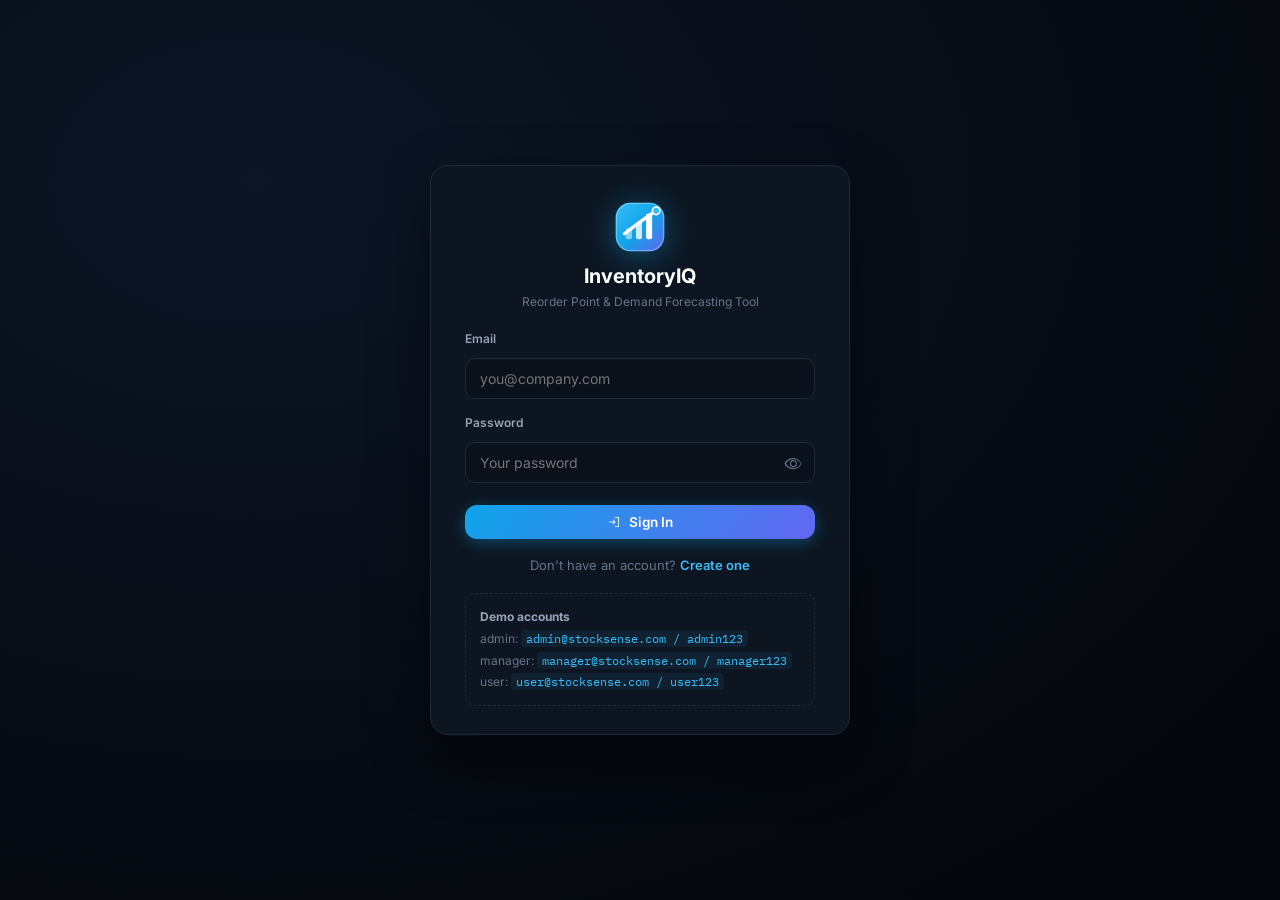
<file: Phase01/forecast.html>
<!DOCTYPE html>
<html lang="en">

<head>
    <meta charset="UTF-8">
    <meta name="viewport" content="width=device-width, initial-scale=1.0">
    <title>Demand Forecast</title>

    <link rel="stylesheet" href="css/navbar.css">
    <link rel="stylesheet" href="css/dashboard.css">
    <link rel="stylesheet" href="css/forecast.css">
    <script src="js/chart.min.js"></script>
    <link rel="preconnect" href="https://fonts.googleapis.com">
    <link rel="preconnect" href="https://fonts.gstatic.com" crossorigin>
    <link href="https://fonts.googleapis.com/css2?family=IBM+Plex+Mono:ital,wght@0,400;0,600;1,400&family=Inter:wght@400;500;600;700&family=Plus+Jakarta+Sans:wght@400;500;600;700;800&family=Space+Grotesk:wght@600;700&display=swap" rel="stylesheet">
    <link rel="stylesheet" href="css/phosphor-all.css">
    <meta name="view-transition" content="same-origin">
</head>

<body>

    <div class="container">

        <!-- Sidebar -->
        <app-sidebar></app-sidebar>

        <!-- Main Content -->
        <main class="main-content">

            <!-- Topbar -->
            <app-topbar></app-topbar>

            <!-- Page Content Inner -->
            <div class="page-inner">

                <!-- Page Header -->
                <div class="forecast-page-head">
                    <div>
                        <p>7-day moving average projections, stockout probability, and inventory reorder planning.</p>
                    </div>
                    <div class="forecast-header-actions">
                        <button class="btn btn-outline" id="forecast-export-btn">
                            <i class="ph ph-download-simple"></i> Export CSV
                        </button>
                        <a class="btn btn-gradient" href="reorder.html">
                            <i class="ph ph-package"></i> Reorder Alerts
                        </a>
                    </div>
                </div>

                <!-- Forecast KPI Cards Grid -->
                <div class="forecast-kpi-grid" id="forecast-kpis">
                    <!-- Next 7 Days Demand -->
                    <div class="forecast-kpi-card" style="--kpi-accent: linear-gradient(90deg, #38bdf8, #0ea5e9); --kpi-bg: rgba(56, 189, 248, 0.12); --kpi-color: #38bdf8; --kpi-glow: rgba(56, 189, 248, 0.2);">
                        <div class="fct-kpi-header">
                            <span class="fct-kpi-label">Next 7 Days Demand</span>
                            <div class="fct-kpi-icon"><i class="ph ph-trend-up"></i></div>
                        </div>
                        <div class="fct-kpi-value" id="kpi-demand-7">0</div>
                        <div class="fct-kpi-sub" id="kpi-demand-7-sub">units projected</div>
                    </div>

                    <!-- Next 30 Days Demand -->
                    <div class="forecast-kpi-card" style="--kpi-accent: linear-gradient(90deg, #818cf8, #6366f1); --kpi-bg: rgba(129, 140, 248, 0.12); --kpi-color: #818cf8; --kpi-glow: rgba(129, 140, 248, 0.2);">
                        <div class="fct-kpi-header">
                            <span class="fct-kpi-label">Next 30 Days Demand</span>
                            <div class="fct-kpi-icon"><i class="ph ph-calendar-blank"></i></div>
                        </div>
                        <div class="fct-kpi-value" id="kpi-demand-30">0</div>
                        <div class="fct-kpi-sub" id="kpi-demand-30-sub">units projected</div>
                    </div>

                    <!-- Forecast Accuracy -->
                    <div class="forecast-kpi-card" style="--kpi-accent: linear-gradient(90deg, #34d399, #10b981); --kpi-bg: rgba(52, 211, 153, 0.12); --kpi-color: #34d399; --kpi-glow: rgba(52, 211, 153, 0.2);">
                        <div class="fct-kpi-header">
                            <span class="fct-kpi-label">Forecast Accuracy</span>
                            <div class="fct-kpi-icon"><i class="ph ph-target"></i></div>
                        </div>
                        <div class="fct-kpi-value" id="kpi-accuracy">-</div>
                        <div class="fct-kpi-sub" id="kpi-accuracy-sub">7-day moving avg model</div>
                    </div>

                    <!-- Need Reorder -->
                    <div class="forecast-kpi-card" style="--kpi-accent: linear-gradient(90deg, #fbbf24, #f59e0b); --kpi-bg: rgba(251, 191, 36, 0.12); --kpi-color: #fbbf24; --kpi-glow: rgba(251, 191, 36, 0.2);">
                        <div class="fct-kpi-header">
                            <span class="fct-kpi-label">Items Needing Reorder</span>
                            <div class="fct-kpi-icon"><i class="ph ph-warning-circle"></i></div>
                        </div>
                        <div class="fct-kpi-value" id="kpi-need-reorder">0</div>
                        <div class="fct-kpi-sub" id="kpi-need-reorder-sub">products below reorder point</div>
                    </div>
                </div>

                <!-- Forecast Panels Grid -->
                <div class="forecast-layout">
                    <!-- Forecast vs Actual Chart -->
                    <div class="forecast-panel">
                        <div class="fct-panel-head">
                            <div class="fct-panel-title">
                                <h3><i class="ph ph-chart-line-up"></i> Forecast vs. Actual Sales</h3>
                                <p>Actual sales vs. the 7-day moving average forecast model (last 14 days).</p>
                            </div>
                            <span class="fct-panel-tag">Moving Avg</span>
                        </div>
                        <div class="fct-chart-box" style="height: 290px;">
                            <canvas id="chart-forecast"></canvas>
                        </div>
                    </div>

                    <!-- Top Forecasted Products -->
                    <div class="forecast-panel">
                        <div class="fct-panel-head">
                            <div class="fct-panel-title">
                                <h3><i class="ph ph-trophy"></i> Highest Demand Products</h3>
                                <p>Top items ranked by projected 7-day demand volume.</p>
                            </div>
                            <span class="fct-panel-tag">Top 8</span>
                        </div>
                        <div id="top-forecast-list" class="forecast-rank-list"></div>
                    </div>
                </div>

                <!-- Product Forecast Detail Table -->
                <div class="forecast-panel">
                    <div class="fct-panel-head">
                        <div class="fct-panel-title">
                            <h3><i class="ph ph-list-bullets"></i> Product Forecast Breakdown</h3>
                            <p>Detailed demand velocity, Days Until Stockout, and reorder status per product.</p>
                        </div>
                        <span class="fct-panel-tag">Catalog Detail</span>
                    </div>
                    <div class="fct-table-wrap">
                        <table class="fct-data-table">
                            <thead>
                                <tr>
                                    <th>Product</th>
                                    <th class="num">Avg Daily Demand</th>
                                    <th class="num">Forecast (7d)</th>
                                    <th class="num">Forecast (30d)</th>
                                    <th class="num">Current Stock</th>
                                    <th class="num">Reorder Point</th>
                                    <th class="num">Days to Stockout</th>
                                    <th>Status</th>
                                </tr>
                            </thead>
                            <tbody id="forecast-tbody"></tbody>
                        </table>
                    </div>
                </div>

            </div>
        </main>
    </div>

    <script src="js/utils.js"></script>
    <script src="js/storage.js"></script>
    <script src="js/validation.js"></script>
    <script src="js/forecast.js"></script>
    <script src="js/sidebar.js"></script>
    <script src="js/topbar.js"></script>
</body>
</html>
</file>
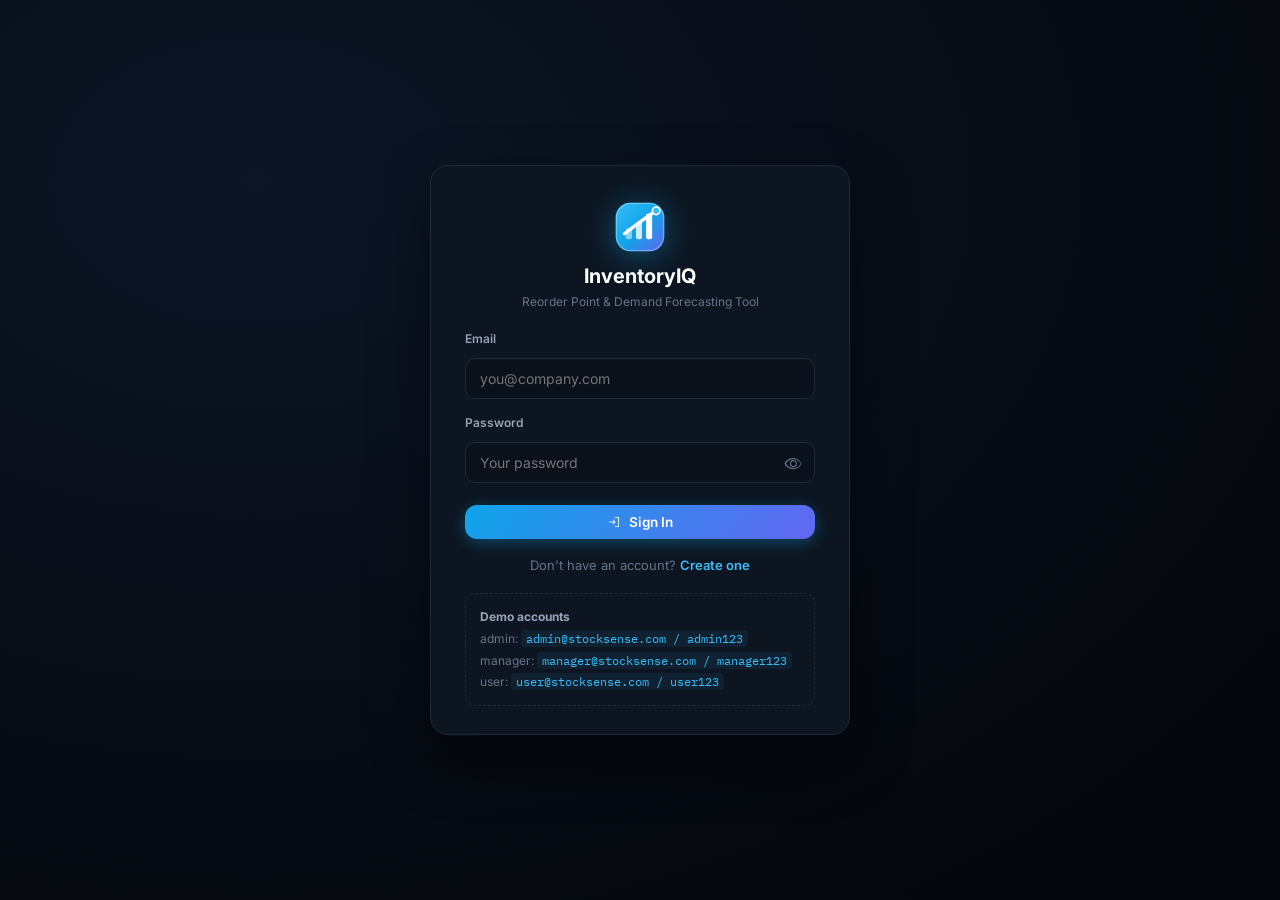
<file: Phase01/help.html>
<!DOCTYPE html>
<html lang="en">

<head>
    <meta charset="UTF-8">
    <meta name="viewport" content="width=device-width, initial-scale=1.0">
    <title>Help</title>

    <link rel="stylesheet" href="css/navbar.css">
    <link rel="stylesheet" href="css/dashboard.css">
    <link rel="stylesheet" href="css/help.css">
    <link rel="preconnect" href="https://fonts.googleapis.com">
    <link rel="preconnect" href="https://fonts.gstatic.com" crossorigin>
    <link href="https://fonts.googleapis.com/css2?family=IBM+Plex+Mono:wght@400;600&family=Inter:wght@400;500;600;700&family=Space+Grotesk:wght@600;700&display=swap" rel="stylesheet">
    <link rel="stylesheet" href="css/phosphor-all.css">
    <meta name="view-transition" content="same-origin">
</head>

<body>

    <div class="container">

        <!-- Sidebar -->
        <app-sidebar></app-sidebar>

        <!-- Main -->
        <main class="main-content">

            <!-- Topbar -->
            <app-topbar></app-topbar>

            <!-- Page Content -->
            <div class="page-inner small">

                <div class="page-head">
                    <div>
                        <h2>Help &amp; Guide</h2>
                        <p>How InventoryIQ works and how to use each screen.</p>
                    </div>
                </div>

                <div class="panel help-section">
                    <h3 class="help-title"><i class="ph ph-target"></i> The Reorder Point</h3>
                    <p>
                        Every product is reordered using the classic reorder point formula:
                    </p>
                    <div class="formula">
                        Reorder Point = (Lead Time &times; Average Daily Demand) + Safety Stock
                    </div>
                    <p>
                        <strong>Lead time</strong> is how many days a reorder takes to arrive.
                        <strong>Average daily demand</strong> is computed from the last 90 days of recorded sales.
                        <strong>Safety stock</strong> is the buffer you keep for demand spikes or late deliveries.
                    </p>
                    <p>
                        When current stock drops to the reorder point, the product is flagged <span class="status-pill warn">Low Stock</span>,
                        below safety stock becomes <span class="status-pill danger">Critical</span>, and at zero it is
                        <span class="status-pill danger">Out of Stock</span>.
                    </p>
                </div>

                <div class="panel help-section">
                    <h3 class="help-title"><i class="ph ph-trend-up"></i> Demand Forecasting</h3>
                    <p>
                        The forecast uses a <strong>7-day moving average</strong> of actual daily sales.
                        Each day's projected demand is the average of the seven days before it. This smooths out
                        daily noise while staying responsive to recent trends.
                    </p>
                    <p>
                        The Forecast page compares the moving-average forecast against actual sales for the last two
                        weeks, ranks products by expected 7-day demand, and shows how many days of stock remain for
                        each product.
                    </p>
                </div>

                <div class="panel help-section">
                    <h3 class="help-title"><i class="ph ph-grid-four"></i> Screens</h3>
                    <div class="help-grid">
                        <div><strong>Dashboard</strong><small>Live KPIs, revenue trend, sales by category, stock gauge, monthly sales.</small></div>
                        <div><strong>Inventory</strong><small>Full product list with search, filters, sorting, pagination, edit/stock/delete.</small></div>
                        <div><strong>Add Product</strong><small>Create a product; SKU and barcode are generated for you.</small></div>
                        <div><strong>Sales Entry</strong><small>Record a sale &mdash; stock drops and every other page updates.</small></div>
                        <div><strong>Sales History</strong><small>Searchable, filterable history with CSV export.</small></div>
                        <div><strong>Forecast</strong><small>Moving-average demand forecasts per product.</small></div>
                        <div><strong>Reorder</strong><small>Products ranked against their reorder point with one-click restock.</small></div>
                        <div><strong>Reports</strong><small>Revenue, profit and top products over any date range.</small></div>
                        <div><strong>Analytics</strong><small>Day-of-week patterns, monthly trends, stock health.</small></div>
                        <div><strong>Settings</strong><small>Theme, database export/import/reset.</small></div>
                    </div>
                </div>

                <div class="panel help-section">
                    <h3 class="help-title"><i class="ph ph-database"></i> Where Is My Data?</h3>
                    <p>
                        Everything is stored in this browser's <strong>LocalStorage</strong>. On first open the app
                        seeds itself from the JSON files in <code>data/</code>. Use
                        <strong>Settings &rarr; Export</strong> to back up, and <strong>Import</strong> to restore on
                        another machine.
                    </p>
                </div>

            </div>
        </main>
    </div>

    <script src="js/utils.js"></script>
    <script src="js/storage.js"></script>
    <script src="js/validation.js"></script>
    <script src="js/sidebar.js"></script>
    <script src="js/topbar.js"></script>
</body>
</html>
</file>
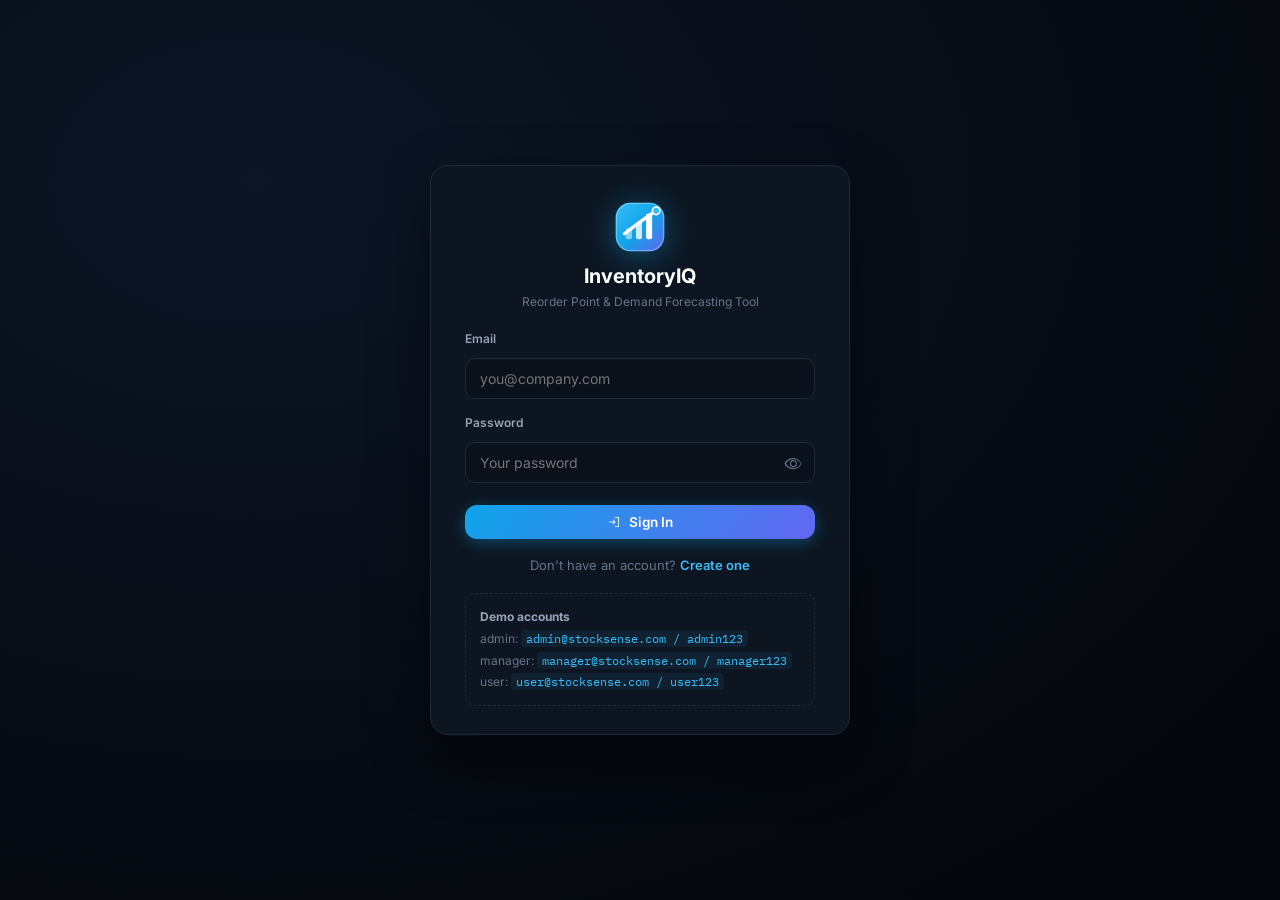
<file: Phase01/inventory.html>
<!DOCTYPE html>
<html lang="en">

<head>
    <meta charset="UTF-8">
    <meta name="viewport" content="width=device-width, initial-scale=1.0">
    <title>Inventory Catalog</title>

    <link rel="stylesheet" href="css/navbar.css">
    <link rel="stylesheet" href="css/dashboard.css">
    <link rel="stylesheet" href="css/inventory.css">
    <link rel="preconnect" href="https://fonts.googleapis.com">
    <link rel="preconnect" href="https://fonts.gstatic.com" crossorigin>
    <link href="https://fonts.googleapis.com/css2?family=IBM+Plex+Mono:ital,wght@0,400;0,600;1,400&family=Inter:wght@400;500;600;700&family=Plus+Jakarta+Sans:wght@400;500;600;700;800&family=Space+Grotesk:wght@600;700&display=swap" rel="stylesheet">
    <link rel="stylesheet" href="css/phosphor-all.css">
    <meta name="view-transition" content="same-origin">
</head>

<body>

    <div class="container">

        <!-- Sidebar -->
        <app-sidebar></app-sidebar>

        <!-- Main Content -->
        <main class="main-content">

            <!-- Topbar -->
            <app-topbar></app-topbar>

            <!-- Page Content Inner -->
            <div class="page-inner">

                <!-- Page Header -->
                <div class="inv-page-head">
                    <div>
                        <p>Real-time product management, pricing, stock levels, and instant database sync across all modules.</p>
                    </div>
                    <div class="inv-header-actions">
                        <button class="btn btn-outline" id="export-btn">
                            <i class="ph ph-download-simple"></i> Export CSV
                        </button>
                        <a class="btn btn-gradient" href="add-product.html">
                            <i class="ph ph-plus"></i> Add New Product
                        </a>
                    </div>
                </div>

                <!-- Toolbar: Search + Filters -->
                <div class="inv-toolbar">
                    <div class="search-field">
                        <i class="ph ph-magnifying-glass"></i>
                        <input id="inv-search" type="text" placeholder="Search product name, SKU, or barcode...">
                    </div>
                    
                    <span class="toolbar-label">Category</span>
                    <select id="filter-category"><option value="">All Categories</option></select>
                    
                    <span class="toolbar-label">Supplier</span>
                    <select id="filter-supplier"><option value="">All Suppliers</option></select>
                    
                    <span class="toolbar-label">Status</span>
                    <select id="filter-status"><option value="">All Status</option></select>
                </div>

                <!-- Products Table Panel -->
                <div class="inv-panel">
                    <div class="inv-table-wrap">
                        <table class="inv-data-table data-table">
                            <thead>
                                <tr>
                                    <th class="sortable" data-sort="name">Product</th>
                                    <th class="sortable" data-sort="category">Category</th>
                                    <th>Supplier</th>
                                    <th class="num sortable" data-sort="costPrice">Cost</th>
                                    <th class="num sortable" data-sort="sellingPrice">Selling</th>
                                    <th class="num sortable" data-sort="stock">Stock</th>
                                    <th class="num sortable" data-sort="reorderPoint">Reorder Pt</th>
                                    <th class="sortable" data-sort="status">Status</th>
                                    <th style="text-align: right;">Actions</th>
                                </tr>
                            </thead>
                            <tbody id="inv-tbody"></tbody>
                        </table>
                    </div>

                    <!-- Pagination -->
                    <div class="pagination" id="inv-pagination" style="margin-top: 16px;"></div>
                </div>

            </div>
        </main>
    </div>

    <!-- ===== Edit Product Modal ===== -->
    <div class="modal-backdrop" id="edit-modal">
        <div class="modal">
            <div class="modal-head">
                <h3>Edit Product</h3>
                <button class="modal-close" data-close>&times;</button>
            </div>
            <div class="modal-body">
                <datalist id="category-list"></datalist>
                <div class="form-grid2">
                    <div class="field full-width">
                        <label>Product Name</label>
                        <input id="edit-name" type="text">
                        <div class="field-error"></div>
                    </div>
                    <div class="field">
                        <label>SKU</label>
                        <input id="edit-sku" type="text">
                        <div class="field-error"></div>
                    </div>
                    <div class="field">
                        <label>Barcode</label>
                        <input id="edit-barcode" type="text">
                        <div class="field-error"></div>
                    </div>
                    <div class="field">
                        <label>Category</label>
                        <input id="edit-category" type="text" list="category-list">
                        <div class="field-error"></div>
                    </div>
                    <div class="field">
                        <label>Supplier</label>
                        <input id="edit-supplier" type="text">
                        <div class="field-error"></div>
                    </div>
                    <div class="field">
                        <label>Cost Price ($)</label>
                        <input id="edit-cost" type="number" min="0" step="0.01">
                        <div class="field-error"></div>
                    </div>
                    <div class="field">
                        <label>Selling Price ($)</label>
                        <input id="edit-selling" type="number" min="0" step="0.01">
                        <div class="field-error"></div>
                    </div>
                    <div class="field">
                        <label>Stock Quantity</label>
                        <input id="edit-stock" type="number" min="0">
                        <div class="field-error"></div>
                    </div>
                    <div class="field">
                        <label>Safety Stock Buffer</label>
                        <input id="edit-safety" type="number" min="0">
                        <div class="field-error"></div>
                    </div>
                    <div class="field full-width">
                        <label>Supplier Lead Time (Days)</label>
                        <input id="edit-lead" type="number" min="1">
                        <div class="field-error"></div>
                    </div>
                    <div class="field full-width">
                        <label>Description</label>
                        <textarea id="edit-description" rows="3"></textarea>
                    </div>
                </div>
            </div>
            <div class="modal-foot">
                <button class="btn btn-outline" data-close>Cancel</button>
                <button class="btn btn-gradient" id="edit-save"><i class="ph ph-check"></i> Save Changes</button>
            </div>
        </div>
    </div>

    <!-- ===== Update Stock Modal ===== -->
    <div class="modal-backdrop" id="stock-modal">
        <div class="modal modal-sm" style="max-width: 440px;">
            <div class="modal-head">
                <h3>Update Stock Level</h3>
                <button class="modal-close" data-close>&times;</button>
            </div>
            <div class="modal-body">
                <p id="stock-product-name" style="margin-bottom: 14px; font-size: 13px; color: #94a3b8;"></p>
                <div class="field">
                    <label>New Stock Quantity</label>
                    <input id="stock-new-value" type="number" min="0">
                    <div class="field-error"></div>
                </div>
            </div>
            <div class="modal-foot">
                <button class="btn btn-outline" data-close>Cancel</button>
                <button class="btn btn-gradient" id="stock-save"><i class="ph ph-check"></i> Update Stock</button>
            </div>
        </div>
    </div>

    <script src="js/utils.js"></script>
    <script src="js/storage.js"></script>
    <script src="js/validation.js"></script>
    <script src="js/inventory.js"></script>
    <script src="js/sidebar.js"></script>
    <script src="js/topbar.js"></script>
</body>
</html>
</file>
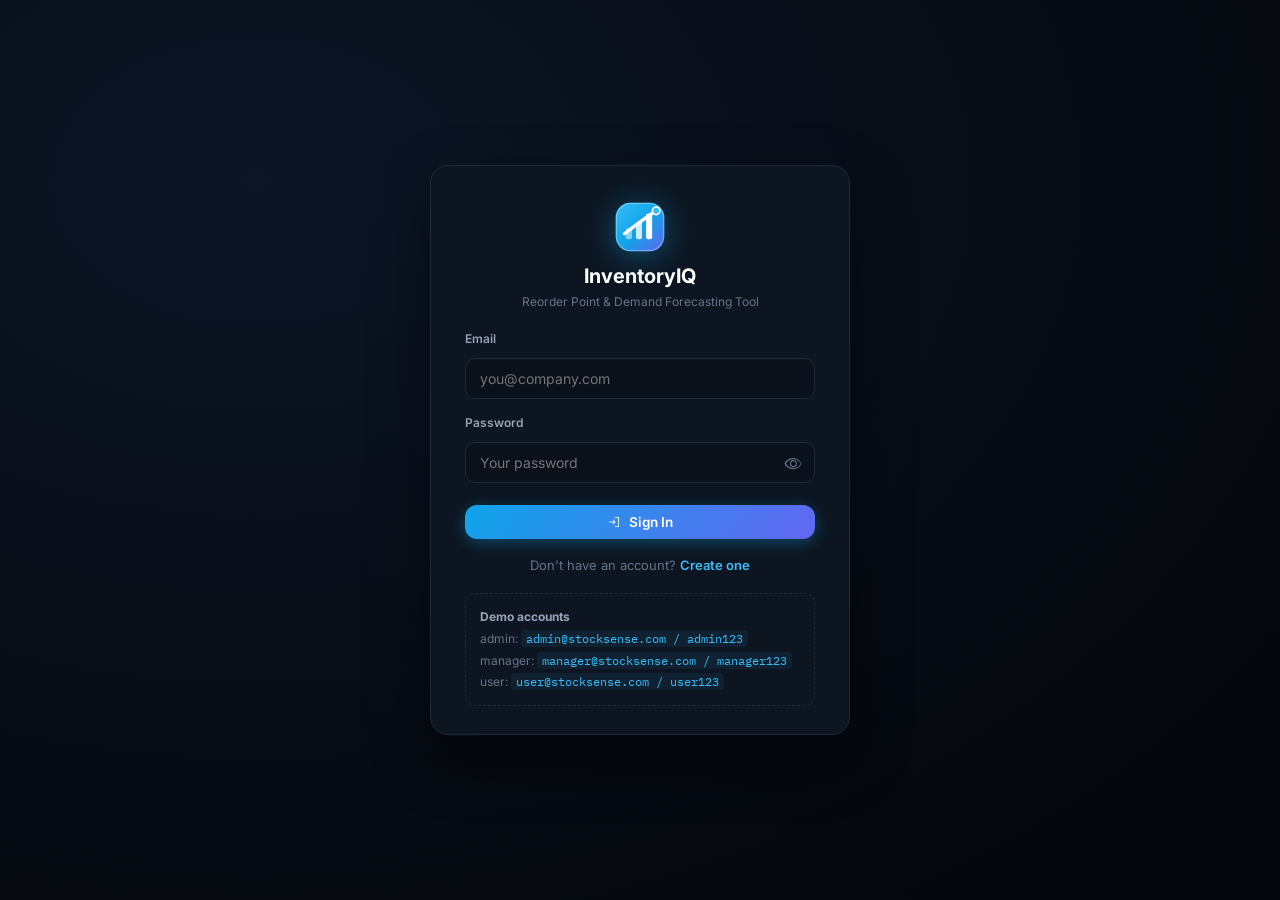
<file: Phase01/login.html>
<!DOCTYPE html>
<html lang="en">

<head>
    <meta charset="UTF-8">
    <meta name="viewport" content="width=device-width, initial-scale=1.0">
    <title>Sign In</title>

    <link rel="stylesheet" href="css/navbar.css">
    <link rel="stylesheet" href="css/dashboard.css">
    <link rel="stylesheet" href="css/auth.css">
    <link rel="preconnect" href="https://fonts.googleapis.com">
    <link rel="preconnect" href="https://fonts.gstatic.com" crossorigin>
    <link href="https://fonts.googleapis.com/css2?family=IBM+Plex+Mono:wght@400;600&family=Inter:wght@400;500;600;700&family=Space+Grotesk:wght@600;700&display=swap" rel="stylesheet">
    <link rel="stylesheet" href="css/phosphor-all.css">
    <meta name="view-transition" content="same-origin">
</head>

<body class="auth-body">

    <div class="auth-card">
        <div class="auth-logo">
            <a href="index.html" class="auth-logo-link" title="Go to Home">
                <div class="logo-icon" title="InventoryIQ">
                    <svg viewBox="0 0 40 40" fill="none" xmlns="http://www.w3.org/2000/svg">
                        <defs>
                            <linearGradient id="iq-grad-login" x1="0" y1="0" x2="1" y2="1">
                                <stop offset="0" stop-color="#38bdf8"/>
                                <stop offset="0.5" stop-color="#0ea5e9"/>
                                <stop offset="1" stop-color="#6366f1"/>
                            </linearGradient>
                        </defs>
                        <rect x="2" y="2" width="36" height="36" rx="11" fill="url(#iq-grad-login)"/>
                        <rect x="2.5" y="2.5" width="35" height="35" rx="10.5" stroke="#ffffff" stroke-opacity="0.3" stroke-width="1"/>
                        <rect x="9.5" y="21" width="4.5" height="8" rx="1.5" fill="#ffffff" fill-opacity="0.5"/>
                        <rect x="17" y="16" width="4.5" height="13" rx="1.5" fill="#ffffff" fill-opacity="0.8"/>
                        <rect x="24.5" y="10" width="4.5" height="19" rx="1.5" fill="#ffffff"/>
                        <path d="M 8.5 25 Q 16 19 24.5 13 T 32 8" stroke="#ffffff" stroke-width="2.5" stroke-linecap="round" fill="none"/>
                        <circle cx="32" cy="8" r="2.8" fill="#38bdf8" stroke="#ffffff" stroke-width="1.2"/>
                    </svg>
                </div>
                <h1>InventoryIQ</h1>
            </a>
            <p>Reorder Point &amp; Demand Forecasting Tool</p>
        </div>

        <div class="auth-error-banner" id="auth-error"></div>

        <form class="auth-form" id="login-form" novalidate>
            <div class="field">
                <label>Email</label>
                <input id="login-email" type="email" placeholder="you@company.com" autocomplete="email">
            </div>
            <div class="field">
                <label>Password</label>
                <div class="password-wrapper">
                    <input id="login-password" type="password" placeholder="Your password" autocomplete="current-password">
                    <button type="button" class="eye-toggle" data-target="login-password" aria-label="Toggle password visibility">
                        <i class="ph ph-eye"></i>
                    </button>
                </div>
            </div>
            <button class="btn btn-gradient" type="submit"><i class="ph ph-sign-in"></i> Sign In</button>
        </form>

        <p class="auth-alt">Don't have an account? <a href="signup.html">Create one</a></p>

        <div class="demo-accounts">
            <strong>Demo accounts</strong><br>
            admin: <code>admin@stocksense.com / admin123</code><br>
            manager: <code>manager@stocksense.com / manager123</code><br>
            user: <code>user@stocksense.com / user123</code>
        </div>
    </div>

    <script src="js/utils.js"></script>
    <script src="js/storage.js"></script>
    <script src="js/validation.js"></script>
    <script src="js/auth.js"></script>
    <script>
        initLoginPage();
        initPasswordToggles();
    </script>
</body>
</html>
</file>
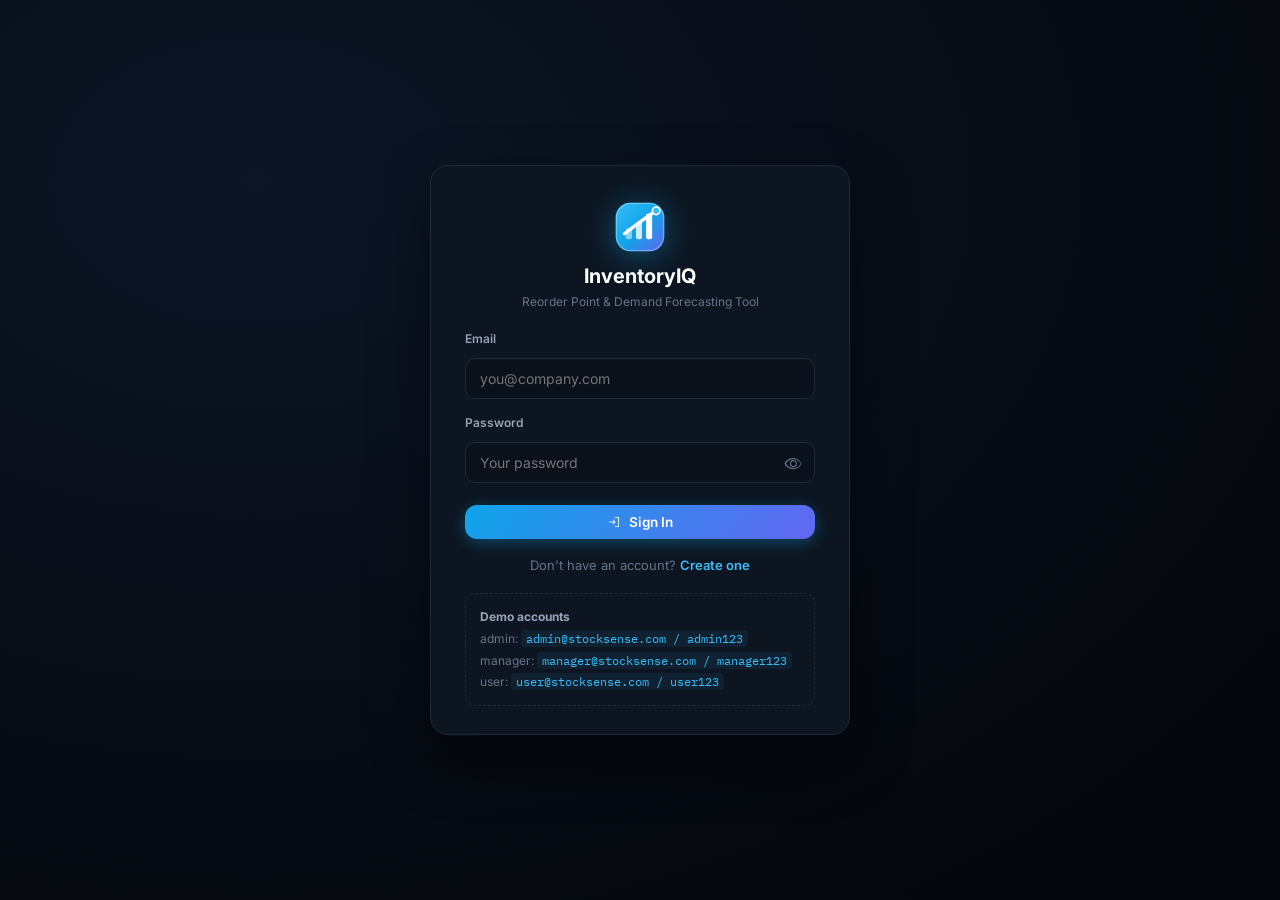
<file: Phase01/profile.html>
<!DOCTYPE html>
<html lang="en">

<head>
    <meta charset="UTF-8">
    <meta name="viewport" content="width=device-width, initial-scale=1.0">
    <title>Profile</title>

    <link rel="stylesheet" href="css/navbar.css">
    <link rel="stylesheet" href="css/dashboard.css">
    <link rel="stylesheet" href="css/profile.css">
    <link rel="preconnect" href="https://fonts.googleapis.com">
    <link rel="preconnect" href="https://fonts.gstatic.com" crossorigin>
    <link href="https://fonts.googleapis.com/css2?family=IBM+Plex+Mono:wght@400;600&family=Inter:wght@400;500;600;700&family=Space+Grotesk:wght@600;700&display=swap" rel="stylesheet">
    <link rel="stylesheet" href="css/phosphor-all.css">
    <meta name="view-transition" content="same-origin">
</head>

<body>

    <div class="container">

        <!-- Sidebar -->
        <app-sidebar></app-sidebar>

        <!-- Main -->
        <main class="main-content">

            <!-- Topbar -->
            <app-topbar></app-topbar>

            <!-- Page Content -->
            <div class="page-inner smaller">

                <div class="page-head">
                    <div>
                        <h2>Profile</h2>
                        <p>Your account details in this browser.</p>
                    </div>
                </div>

                <div class="panel profile-card">
                    <div class="profile-avatar" id="profile-avatar">?</div>
                    <div class="profile-info">
                        <h3 id="profile-name">Guest</h3>
                        <p id="profile-email">Not signed in</p>
                        <span class="status-pill ok" id="profile-role">guest</span>
                    </div>
                </div>

                <div class="panel settings-section">
                    <h3 class="settings-title"><i class="ph ph-identification-card"></i> Account</h3>
                    <div class="setting-row">
                        <div><strong>Name</strong><small>User's full name.</small></div>
                        <span id="profile-row-name" style="font-family: var(--font-mono); color: var(--text-muted);">-</span>
                    </div>
                    <div class="setting-row">
                        <div><strong>Email</strong><small>Used for sign in.</small></div>
                        <span id="profile-row-email" style="font-family: var(--font-mono); color: var(--text-muted);">-</span>
                    </div>
                    <div class="setting-row">
                        <div><strong>Role</strong><small>Determines permissions.</small></div>
                        <span id="profile-row-role" style="font-family: var(--font-mono); color: var(--text-muted);">-</span>
                    </div>
                    <div class="setting-row">
                        <div><strong>Signed out</strong><small>Sign out of this browser session.</small></div>
                        <button class="btn" id="profile-logout"><i class="ph ph-sign-out"></i> Sign out</button>
                    </div>
                </div>

            </div>
        </main>
    </div>

    <script src="js/utils.js"></script>
    <script src="js/storage.js"></script>
    <script src="js/validation.js"></script>
    <script src="js/profile.js"></script>
    <script src="js/sidebar.js"></script>
    <script src="js/topbar.js"></script>
</body>
</html>
</file>
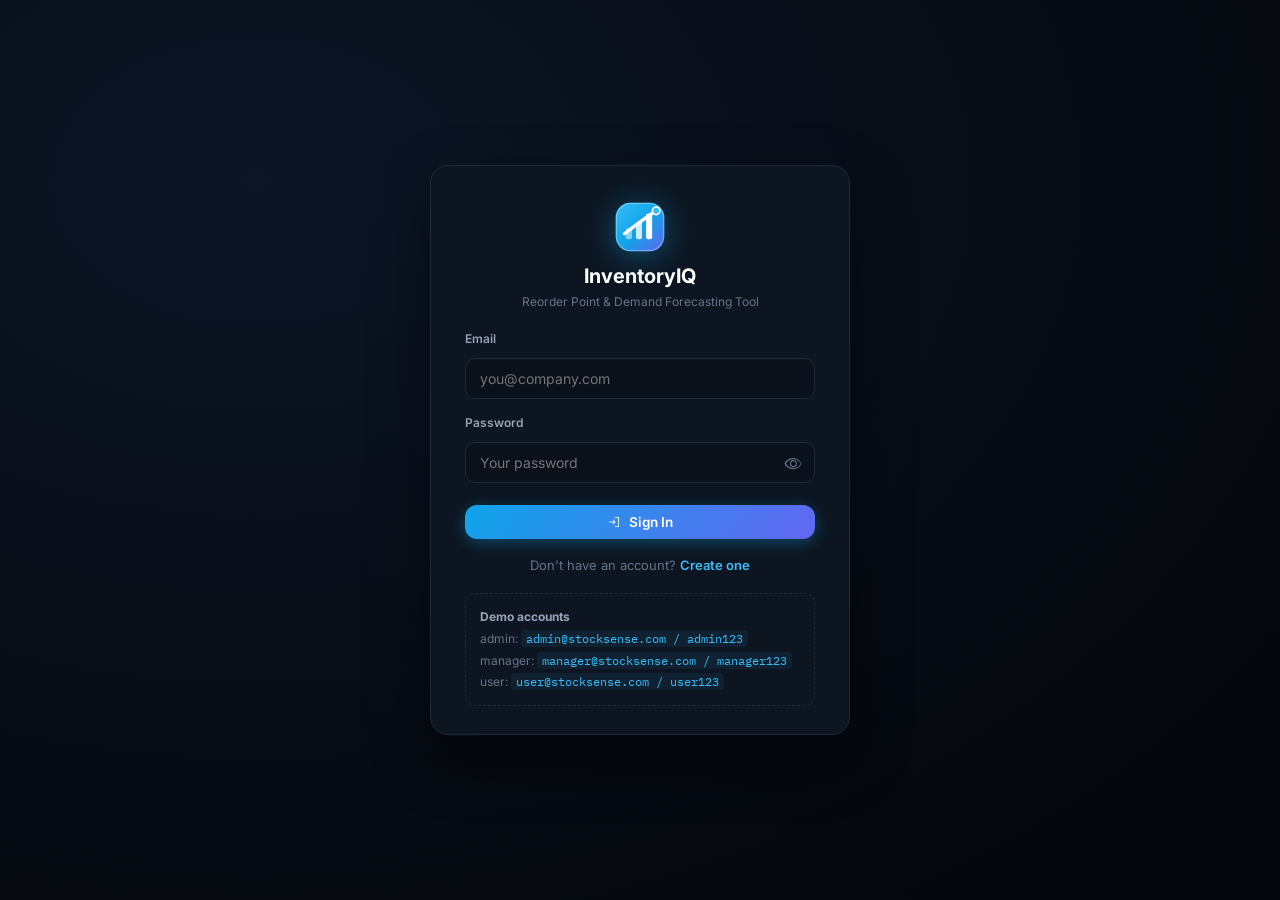
<file: Phase01/reorder.html>
<!DOCTYPE html>
<html lang="en">

<head>
    <meta charset="UTF-8">
    <meta name="viewport" content="width=device-width, initial-scale=1.0">
    <title>Reorder Management</title>

    <link rel="stylesheet" href="css/navbar.css">
    <link rel="stylesheet" href="css/dashboard.css">
    <link rel="stylesheet" href="css/reorder.css">
    <link rel="preconnect" href="https://fonts.googleapis.com">
    <link rel="preconnect" href="https://fonts.gstatic.com" crossorigin>
    <link href="https://fonts.googleapis.com/css2?family=IBM+Plex+Mono:ital,wght@0,400;0,600;1,400&family=Inter:wght@400;500;600;700&family=Plus+Jakarta+Sans:wght@400;500;600;700;800&family=Space+Grotesk:wght@600;700&display=swap" rel="stylesheet">
    <link rel="stylesheet" href="css/phosphor-all.css">
    <meta name="view-transition" content="same-origin">
</head>

<body>

    <div class="container">

        <!-- Sidebar -->
        <app-sidebar></app-sidebar>

        <!-- Main Content -->
        <main class="main-content">

            <!-- Topbar -->
            <app-topbar></app-topbar>

            <!-- Page Content Inner -->
            <div class="page-inner">

                <!-- Page Header -->
                <div class="reorder-page-head">
                    <div>
                        <p>Reorder point = (Lead Time &times; Average Daily Demand) + Safety Stock. Items at or below reorder threshold require restock.</p>
                    </div>
                    <div class="reorder-header-actions">
                        <button class="btn btn-outline" id="reorder-export-btn">
                            <i class="ph ph-download-simple"></i> Export CSV
                        </button>
                        <a class="btn btn-gradient" href="forecast.html">
                            <i class="ph ph-trend-up"></i> Forecast Engine
                        </a>
                    </div>
                </div>

                <!-- Alert Cards Grid -->
                <div class="reorder-kpi-grid" id="reorder-kpis">
                    <!-- Safe Stock -->
                    <div class="reorder-kpi-card" style="--kpi-accent: linear-gradient(90deg, #34d399, #10b981); --kpi-bg: rgba(52, 211, 153, 0.12); --kpi-color: #34d399; --kpi-glow: rgba(52, 211, 153, 0.2);">
                        <div class="rdr-kpi-header">
                            <span class="rdr-kpi-label">Safe Stock</span>
                            <div class="rdr-kpi-icon"><i class="ph ph-check-circle"></i></div>
                        </div>
                        <div class="rdr-kpi-value" id="kpi-safe">0</div>
                        <div class="rdr-kpi-sub">products above reorder point</div>
                    </div>

                    <!-- Low Stock -->
                    <div class="reorder-kpi-card" style="--kpi-accent: linear-gradient(90deg, #fbbf24, #f59e0b); --kpi-bg: rgba(251, 191, 36, 0.12); --kpi-color: #fbbf24; --kpi-glow: rgba(251, 191, 36, 0.2);">
                        <div class="rdr-kpi-header">
                            <span class="rdr-kpi-label">Low Stock</span>
                            <div class="rdr-kpi-icon"><i class="ph ph-warning"></i></div>
                        </div>
                        <div class="rdr-kpi-value" id="kpi-low">0</div>
                        <div class="rdr-kpi-sub">approaching reorder threshold</div>
                    </div>

                    <!-- Critical -->
                    <div class="reorder-kpi-card" style="--kpi-accent: linear-gradient(90deg, #f97316, #ea580c); --kpi-bg: rgba(249, 115, 22, 0.12); --kpi-color: #f97316; --kpi-glow: rgba(249, 115, 22, 0.2);">
                        <div class="rdr-kpi-header">
                            <span class="rdr-kpi-label">Critical Level</span>
                            <div class="rdr-kpi-icon"><i class="ph ph-alarm"></i></div>
                        </div>
                        <div class="rdr-kpi-value" id="kpi-critical">0</div>
                        <div class="rdr-kpi-sub">at or below safety buffer</div>
                    </div>

                    <!-- Out of Stock -->
                    <div class="reorder-kpi-card" style="--kpi-accent: linear-gradient(90deg, #ef4444, #dc2626); --kpi-bg: rgba(239, 68, 68, 0.12); --kpi-color: #ef4444; --kpi-glow: rgba(239, 68, 68, 0.2);">
                        <div class="rdr-kpi-header">
                            <span class="rdr-kpi-label">Out of Stock</span>
                            <div class="rdr-kpi-icon"><i class="ph ph-x-circle"></i></div>
                        </div>
                        <div class="rdr-kpi-value" id="kpi-out">0</div>
                        <div class="rdr-kpi-sub">zero inventory units remaining</div>
                    </div>
                </div>

                <!-- Reorder Table Panel -->
                <div class="reorder-panel">
                    <div class="rdr-panel-head">
                        <div class="rdr-panel-title">
                            <h3><i class="ph ph-package"></i> Products Needing Reorder</h3>
                        </div>
                        <span class="rdr-panel-tag">Restock Alerts</span>
                    </div>
                    <div class="rdr-table-wrap">
                        <table class="rdr-data-table">
                            <thead>
                                <tr>
                                    <th>Product</th>
                                    <th class="num">Current Stock</th>
                                    <th class="num">Reorder Point</th>
                                    <th class="num">Avg Daily Demand</th>
                                    <th class="num">Lead Time</th>
                                    <th class="num">Safety Stock</th>
                                    <th class="num">Recommended Order</th>
                                    <th>Status</th>
                                    <th class="actions-col">Action</th>
                                </tr>
                            </thead>
                            <tbody id="reorder-tbody"></tbody>
                        </table>
                    </div>
                </div>

            </div>
        </main>
    </div>

    <!-- Restock Modal -->
    <div class="modal-backdrop" id="restock-modal">
        <div class="modal" style="max-width: 440px;">
            <div class="modal-head">
                <h3>Restock Product</h3>
                <button class="icon-action" data-close="restock-modal" aria-label="Close">&times;</button>
            </div>
            <div class="modal-body">
                <p id="restock-product-info" style="font-size: 13px; color: var(--text-muted); margin-bottom: 14px;"></p>
                <div class="field">
                    <label>Quantity to add</label>
                    <input id="restock-quantity" type="number" min="1" value="0">
                    <div class="field-error"></div>
                </div>
            </div>
            <div class="modal-foot">
                <button class="btn" data-close="restock-modal">Cancel</button>
                <button class="btn btn-gradient" id="restock-save"><i class="ph ph-check"></i> Add Stock</button>
            </div>
        </div>
    </div>

    <script src="js/utils.js"></script>
    <script src="js/storage.js"></script>
    <script src="js/validation.js"></script>
    <script src="js/reorder.js"></script>
    <script src="js/sidebar.js"></script>
    <script src="js/topbar.js"></script>
</body>
</html>
</file>
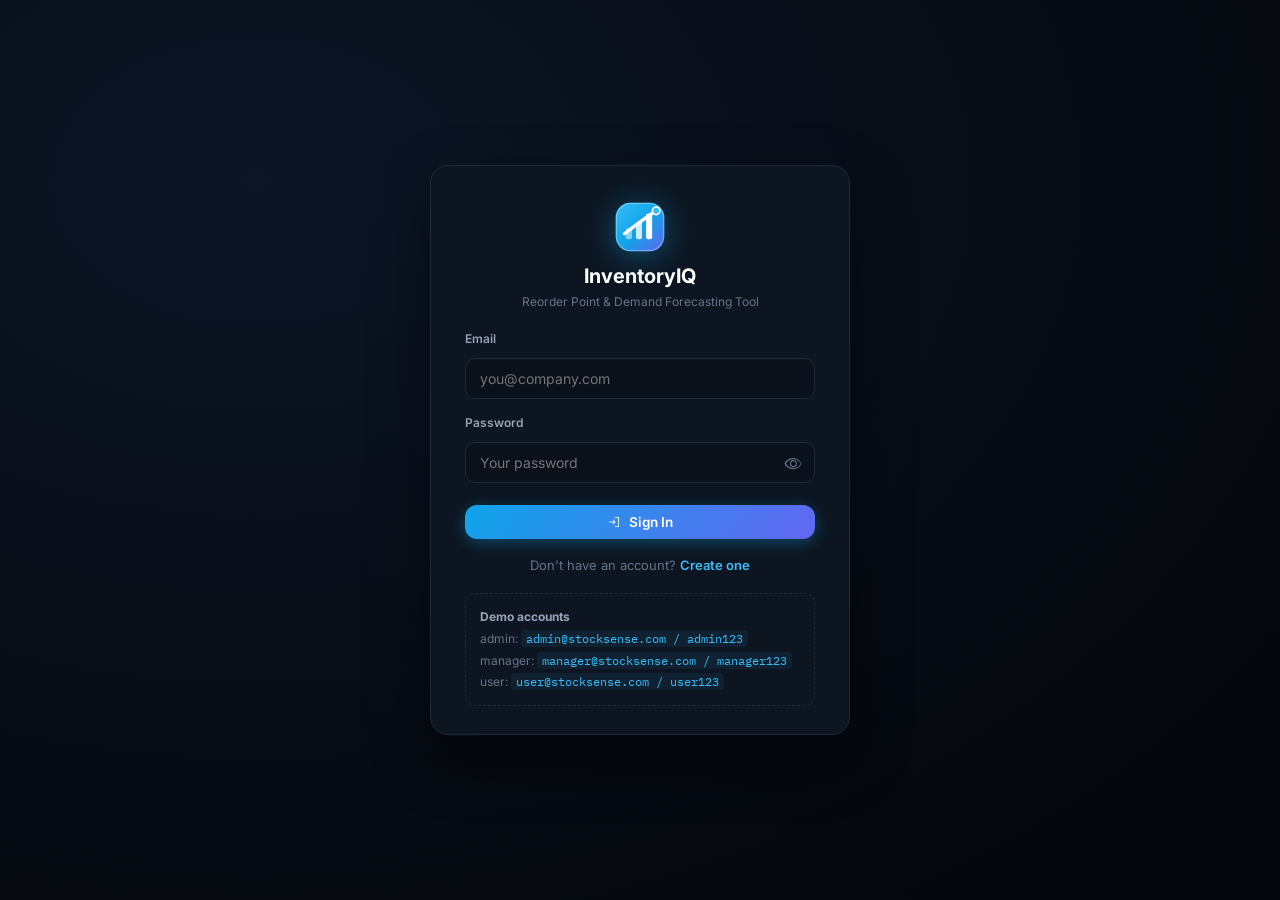
<file: Phase01/reports.html>
<!DOCTYPE html>
<html lang="en">

<head>
    <meta charset="UTF-8">
    <meta name="viewport" content="width=device-width, initial-scale=1.0">
    <title>Reports</title>

    <link rel="stylesheet" href="css/navbar.css">
    <link rel="stylesheet" href="css/dashboard.css">
    <link rel="stylesheet" href="css/reports.css">
    <script src="js/chart.min.js"></script>
    <link rel="preconnect" href="https://fonts.googleapis.com">
    <link rel="preconnect" href="https://fonts.gstatic.com" crossorigin>
    <link href="https://fonts.googleapis.com/css2?family=IBM+Plex+Mono:ital,wght@0,400;0,600;1,400&family=Inter:wght@400;500;600;700&family=Plus+Jakarta+Sans:wght@400;500;600;700;800&family=Space+Grotesk:wght@600;700&display=swap" rel="stylesheet">
    <link rel="stylesheet" href="css/phosphor-all.css">
    <meta name="view-transition" content="same-origin">
</head>

<body>

    <div class="container">

        <!-- Sidebar -->
        <app-sidebar></app-sidebar>

        <!-- Main -->
        <main class="main-content">

            <!-- Topbar -->
            <app-topbar></app-topbar>

            <!-- Page Content -->
            <div class="page-inner">

                <!-- Page Header -->
                <div class="reports-page-head">
                    <div>
                        <p>Track business performance, profit margins, and sales trends over custom date ranges.</p>
                    </div>
                    <div class="actions">
                        <button class="btn-export-gradient" id="reports-export-btn">
                            <i class="ph ph-download-simple"></i> Export CSV Report
                        </button>
                    </div>
                </div>

                <!-- Date Range Toolbar -->
                <div class="reports-toolbar">
                    <div class="toolbar-group">
                        <span class="toolbar-label"><i class="ph ph-calendar"></i> From</span>
                        <input id="reports-from" type="date">
                    </div>
                    <div class="toolbar-group">
                        <span class="toolbar-label">To</span>
                        <input id="reports-to" type="date">
                    </div>

                    <div class="toolbar-presets">
                        <button class="range-btn active" id="reports-range-30">30 Days</button>
                        <button class="range-btn" id="reports-range-90">90 Days</button>
                        <button class="range-btn" id="reports-range-all">All Time</button>
                    </div>
                </div>

                <!-- Summary KPI Cards Grid -->
                <div class="reports-kpi-grid" id="reports-kpis">
                    <!-- Revenue -->
                    <div class="reports-kpi-card" style="--kpi-accent: linear-gradient(90deg, #38bdf8, #0ea5e9); --kpi-bg: rgba(56, 189, 248, 0.12); --kpi-color: #38bdf8; --kpi-glow: rgba(56, 189, 248, 0.2);">
                        <div class="kpi-header">
                            <span class="kpi-label-text">Total Revenue</span>
                            <div class="kpi-icon-wrap"><i class="ph ph-currency-dollar"></i></div>
                        </div>
                        <div class="kpi-main-val" id="rpt-revenue">$0</div>
                        <div class="kpi-sub-text"><i class="ph ph-info"></i> Gross sales in selected range</div>
                    </div>

                    <!-- Profit -->
                    <div class="reports-kpi-card" style="--kpi-accent: linear-gradient(90deg, #34d399, #10b981); --kpi-bg: rgba(52, 211, 153, 0.12); --kpi-color: #34d399; --kpi-glow: rgba(52, 211, 153, 0.2);">
                        <div class="kpi-header">
                            <span class="kpi-label-text">Net Profit</span>
                            <div class="kpi-icon-wrap"><i class="ph ph-trend-up"></i></div>
                        </div>
                        <div class="kpi-main-val" id="rpt-profit">$0</div>
                        <div class="kpi-sub-text"><i class="ph ph-arrow-up-right"></i> Revenue minus product cost</div>
                    </div>

                    <!-- Orders -->
                    <div class="reports-kpi-card" style="--kpi-accent: linear-gradient(90deg, #818cf8, #6366f1); --kpi-bg: rgba(129, 140, 248, 0.12); --kpi-color: #818cf8; --kpi-glow: rgba(129, 140, 248, 0.2);">
                        <div class="kpi-header">
                            <span class="kpi-label-text">Total Orders</span>
                            <div class="kpi-icon-wrap"><i class="ph ph-receipt"></i></div>
                        </div>
                        <div class="kpi-main-val" id="rpt-orders">0</div>
                        <div class="kpi-sub-text"><i class="ph ph-shopping-bag"></i> Sales transactions</div>
                    </div>

                    <!-- Units Sold -->
                    <div class="reports-kpi-card" style="--kpi-accent: linear-gradient(90deg, #c084fc, #a855f7); --kpi-bg: rgba(192, 132, 252, 0.12); --kpi-color: #c084fc; --kpi-glow: rgba(192, 132, 252, 0.2);">
                        <div class="kpi-header">
                            <span class="kpi-label-text">Units Sold</span>
                            <div class="kpi-icon-wrap"><i class="ph ph-boxes"></i></div>
                        </div>
                        <div class="kpi-main-val" id="rpt-units">0</div>
                        <div class="kpi-sub-text"><i class="ph ph-package"></i> Total item quantity</div>
                    </div>

                    <!-- Avg Order Value -->
                    <div class="reports-kpi-card" style="--kpi-accent: linear-gradient(90deg, #fbbf24, #f59e0b); --kpi-bg: rgba(251, 191, 36, 0.12); --kpi-color: #fbbf24; --kpi-glow: rgba(251, 191, 36, 0.2);">
                        <div class="kpi-header">
                            <span class="kpi-label-text">Avg Order Value</span>
                            <div class="kpi-icon-wrap"><i class="ph ph-scales"></i></div>
                        </div>
                        <div class="kpi-main-val" id="rpt-avg">$0</div>
                        <div class="kpi-sub-text"><i class="ph ph-calculator"></i> Revenue / Orders</div>
                    </div>
                </div>

                <!-- Charts Section -->
                <div class="reports-grid-layout">
                    <!-- Daily Revenue Trend Chart -->
                    <div class="reports-panel">
                        <div class="panel-head">
                            <h3><i class="ph ph-chart-bar"></i> Daily Revenue Trend</h3>
                            <span class="panel-tag">Timeline</span>
                        </div>
                        <div class="chart-container-box" style="height: 270px;">
                            <canvas id="chart-reports-trend"></canvas>
                        </div>
                    </div>

                    <!-- Category Breakdown Donut Chart -->
                    <div class="reports-panel">
                        <div class="panel-head">
                            <h3><i class="ph ph-pie-chart"></i> Revenue by Category</h3>
                            <span class="panel-tag">Share</span>
                        </div>
                        <div class="chart-container-box" style="height: 270px;">
                            <canvas id="chart-reports-category"></canvas>
                        </div>
                    </div>
                </div>

                <!-- Data Tables Section -->
                <div class="reports-grid-layout">
                    <!-- Monthly Financial Breakdown -->
                    <div class="reports-panel">
                        <div class="panel-head">
                            <h3><i class="ph ph-calendar-blank"></i> Monthly Breakdown</h3>
                            <span class="panel-tag">Summary</span>
                        </div>
                        <div class="reports-table-wrap">
                            <table class="reports-data-table">
                                <thead>
                                    <tr>
                                        <th>Month</th>
                                        <th class="num">Orders</th>
                                        <th class="num">Units</th>
                                        <th class="num">Revenue</th>
                                        <th class="num">Profit</th>
                                    </tr>
                                </thead>
                                <tbody id="rpt-monthly-tbody"></tbody>
                            </table>
                        </div>
                    </div>

                    <!-- Top Performing Products -->
                    <div class="reports-panel">
                        <div class="panel-head">
                            <h3><i class="ph ph-trophy"></i> Top Products</h3>
                            <span class="panel-tag">Ranking</span>
                        </div>
                        <div class="reports-table-wrap">
                            <table class="reports-data-table">
                                <thead>
                                    <tr>
                                        <th>Product</th>
                                        <th class="num">Units</th>
                                        <th class="num">Revenue</th>
                                        <th class="num">Profit</th>
                                    </tr>
                                </thead>
                                <tbody id="rpt-top-tbody"></tbody>
                            </table>
                        </div>
                    </div>
                </div>

            </div>
        </main>
    </div>

    <script src="js/utils.js"></script>
    <script src="js/storage.js"></script>
    <script src="js/validation.js"></script>
    <script src="js/reports.js"></script>
    <script src="js/sidebar.js"></script>
    <script src="js/topbar.js"></script>
</body>
</html>
</file>
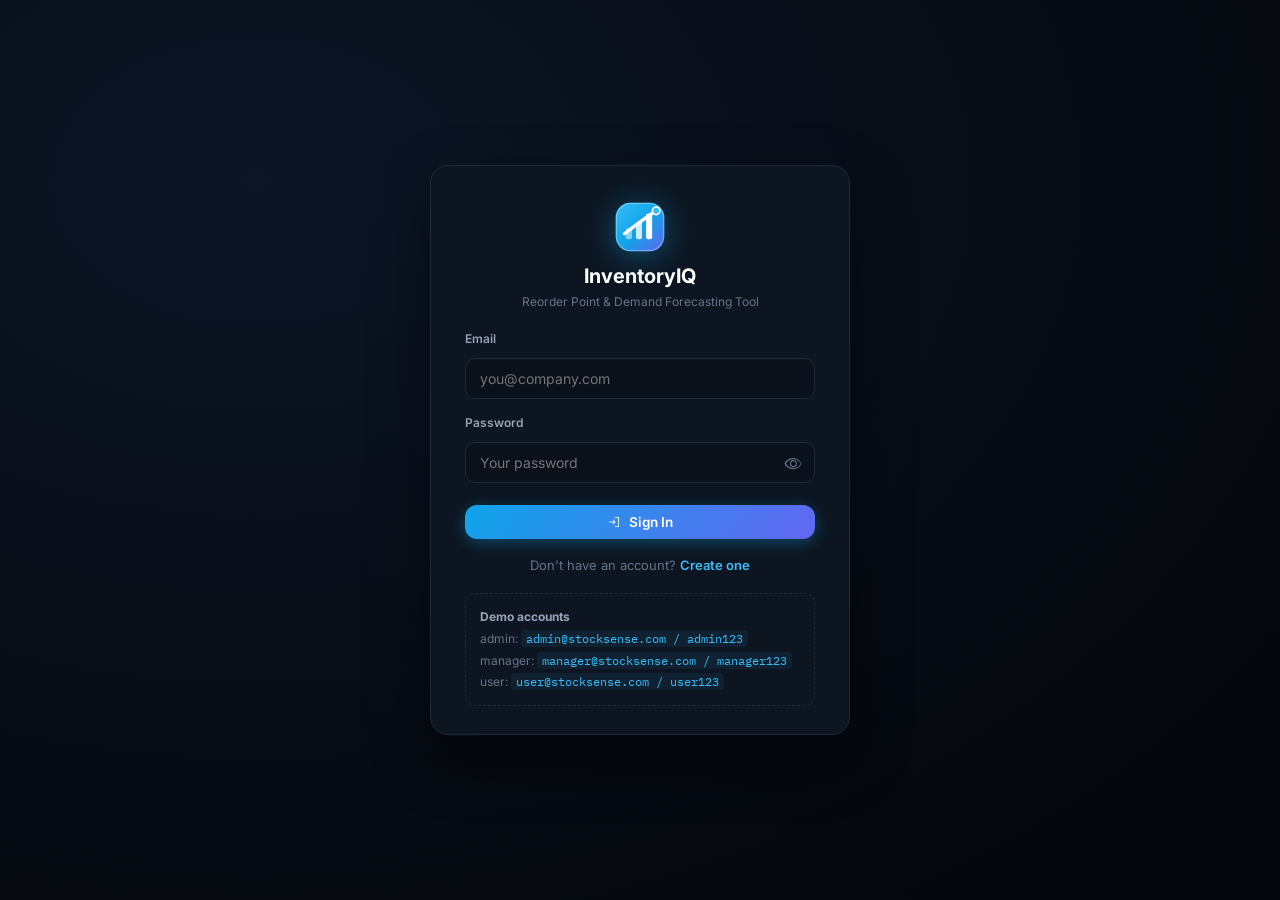
<file: Phase01/sales-history.html>
<!DOCTYPE html>
<html lang="en">

<head>
    <meta charset="UTF-8">
    <meta name="viewport" content="width=device-width, initial-scale=1.0">
    <title>Sales History</title>

    <link rel="stylesheet" href="css/navbar.css">
    <link rel="stylesheet" href="css/dashboard.css">
    <link rel="stylesheet" href="css/sales-history.css">
    <link rel="preconnect" href="https://fonts.googleapis.com">
    <link rel="preconnect" href="https://fonts.gstatic.com" crossorigin>
    <link href="https://fonts.googleapis.com/css2?family=IBM+Plex+Mono:ital,wght@0,400;0,600;1,400&family=Inter:wght@400;500;600;700&family=Plus+Jakarta+Sans:wght@400;500;600;700;800&family=Space+Grotesk:wght@600;700&display=swap" rel="stylesheet">
    <link rel="stylesheet" href="css/phosphor-all.css">
    <meta name="view-transition" content="same-origin">
</head>

<body>

    <div class="container">

        <!-- Sidebar -->
        <app-sidebar></app-sidebar>

        <!-- Main Content -->
        <main class="main-content">

            <!-- Topbar -->
            <app-topbar></app-topbar>

            <!-- Page Content Inner -->
            <div class="page-inner">

                <!-- Page Header -->
                <div class="sh-page-head">
                    <div>
                        <p>Complete ledger of recorded sales. Search, filter by product/date range, and export to CSV.</p>
                    </div>
                    <div class="sh-header-actions">
                        <button class="btn btn-outline" id="export-sales-btn">
                            <i class="ph ph-download-simple"></i> Export CSV
                        </button>
                        <a class="btn btn-gradient" href="sales.html">
                            <i class="ph ph-plus"></i> New Sale Entry
                        </a>
                    </div>
                </div>

                <!-- Filters Toolbar -->
                <div class="sh-toolbar">
                    <div class="search-field">
                        <i class="ph ph-magnifying-glass"></i>
                        <input id="sales-search" type="text" placeholder="Search product, customer, or transaction ID...">
                    </div>

                    <span class="toolbar-label">Product</span>
                    <select id="filter-product"><option value="">All Products</option></select>

                    <span class="toolbar-label">From</span>
                    <input id="filter-from" type="date">

                    <span class="toolbar-label">To</span>
                    <input id="filter-to" type="date">
                </div>

                <!-- Sales Table Panel -->
                <div class="sh-panel">
                    <div class="sh-table-wrap">
                        <table class="sh-data-table data-table">
                            <thead>
                                <tr>
                                    <th class="sortable" data-sort="date">Date</th>
                                    <th>Product</th>
                                    <th>Customer</th>
                                    <th class="num sortable" data-sort="quantity">Qty</th>
                                    <th class="num sortable" data-sort="sellingPrice">Price</th>
                                    <th class="num sortable" data-sort="profit">Profit</th>
                                    <th class="num sortable" data-sort="sellingPrice">Total</th>
                                </tr>
                            </thead>
                            <tbody id="sales-tbody"></tbody>
                        </table>
                    </div>

                    <div class="pagination" id="sales-pagination" style="margin-top: 16px;"></div>
                </div>

            </div>
        </main>
    </div>

    <script src="js/utils.js"></script>
    <script src="js/storage.js"></script>
    <script src="js/validation.js"></script>
    <script src="js/sales-history.js"></script>
    <script src="js/sidebar.js"></script>
    <script src="js/topbar.js"></script>
</body>
</html>
</file>
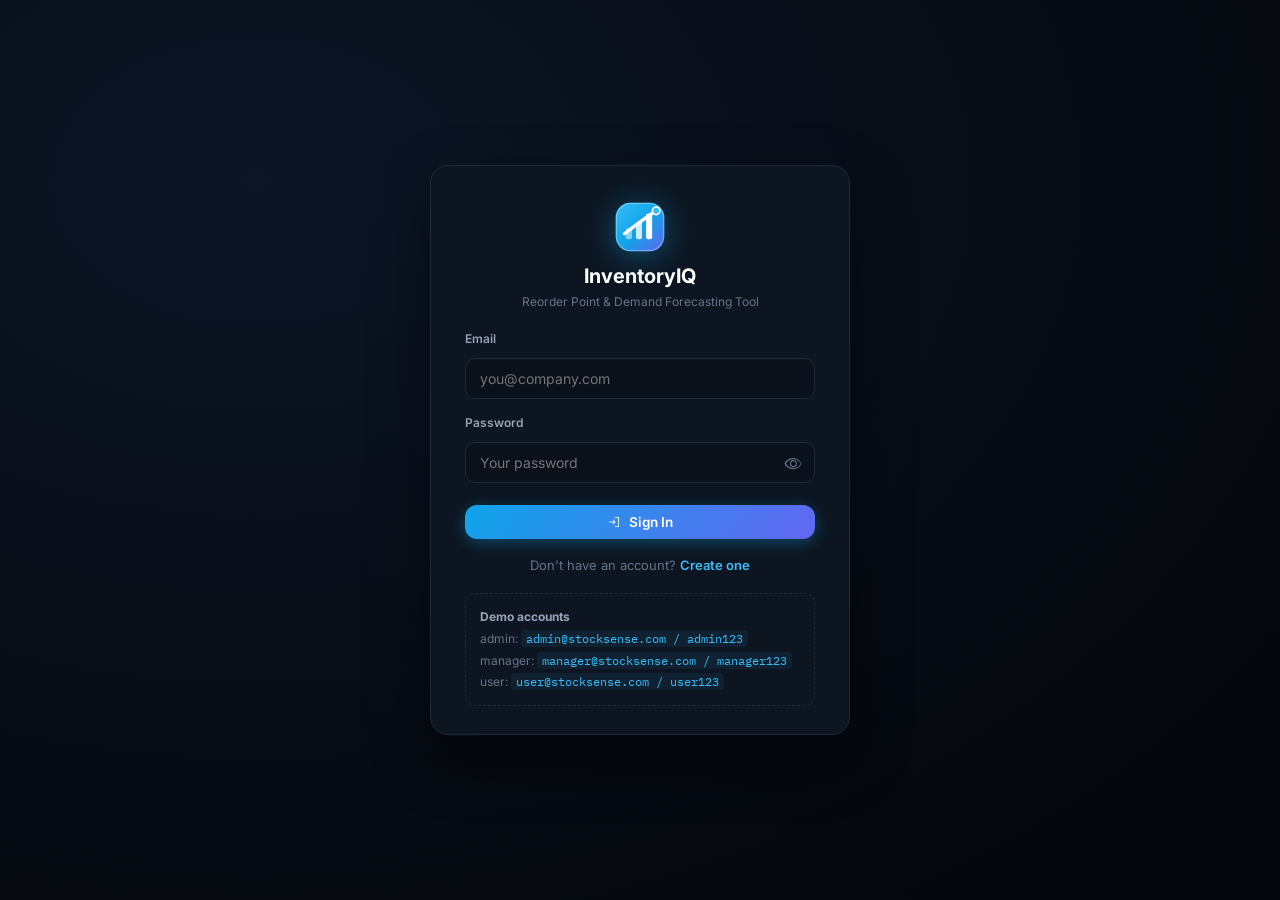
<file: Phase01/sales.html>
<!DOCTYPE html>
<html lang="en">

<head>
    <meta charset="UTF-8">
    <meta name="viewport" content="width=device-width, initial-scale=1.0">
    <title>Sales Entry</title>

    <link rel="stylesheet" href="css/navbar.css">
    <link rel="stylesheet" href="css/dashboard.css">
    <link rel="stylesheet" href="css/sales.css">
    <link rel="preconnect" href="https://fonts.googleapis.com">
    <link rel="preconnect" href="https://fonts.gstatic.com" crossorigin>
    <link href="https://fonts.googleapis.com/css2?family=IBM+Plex+Mono:ital,wght@0,400;0,600;1,400&family=Inter:wght@400;500;600;700&family=Plus+Jakarta+Sans:wght@400;500;600;700;800&family=Space+Grotesk:wght@600;700&display=swap" rel="stylesheet">
    <link rel="stylesheet" href="css/phosphor-all.css">
    <meta name="view-transition" content="same-origin">
</head>

<body>

    <div class="container">

        <!-- Sidebar -->
        <app-sidebar></app-sidebar>

        <!-- Main Content -->
        <main class="main-content">

            <!-- Topbar -->
            <app-topbar></app-topbar>

            <!-- Page Content Inner -->
            <div class="page-inner medium">

                <!-- Page Header -->
                <div class="sales-page-head">
                    <div>
                        <p>Select a product and quantity to log a transaction. Stock levels, analytics, and forecasts update automatically.</p>
                    </div>
                    <div class="actions">
                        <a class="btn btn-outline" href="sales-history.html">
                            <i class="ph ph-clock-counter-clockwise"></i> Sales History
                        </a>
                    </div>
                </div>

                <!-- Sales Layout Grid -->
                <div class="sales-layout">
                    <!-- Left: New Sale Form -->
                    <div class="sales-form-panel">
                        <h3><i class="ph ph-plus-circle"></i> Transaction Details</h3>

                        <div class="field">
                            <label>Product</label>
                            <select id="sale-product">
                                <option value="">-- Select a product --</option>
                            </select>
                            <div class="field-error"></div>
                        </div>

                        <!-- Live Product Card -->
                        <div class="product-info-card" id="product-info-card" style="display: none;">
                            <div class="info-grid">
                                <div><span>Price</span><strong id="info-price">-</strong></div>
                                <div><span>Stock</span><strong id="info-stock">-</strong></div>
                                <div><span>Unit profit</span><strong id="info-profit">-</strong></div>
                                <div><span>Status</span><strong id="info-status">-</strong></div>
                            </div>
                        </div>

                        <div class="field" style="margin-top: 16px;">
                            <label>Quantity</label>
                            <input id="sale-quantity" type="number" min="1" value="1">
                            <div class="field-error"></div>
                        </div>

                        <div class="field" style="margin-top: 16px;">
                            <label>Customer Name / Ref</label>
                            <input id="sale-customer" type="text" placeholder="Walk-in Customer">
                        </div>

                        <div class="field" style="margin-top: 16px;">
                            <label>Date &amp; Time</label>
                            <input id="sale-date" type="datetime-local">
                        </div>

                        <!-- Live Sale Total -->
                        <div class="sale-total" id="sale-total" style="display: none;">
                            <span>Total Amount</span>
                            <strong id="sale-total-amount">$0.00</strong>
                            <small id="sale-total-profit">Profit $0.00</small>
                        </div>

                        <button class="btn btn-gradient btn-block" id="sale-save" style="margin-top: 20px;">
                            <i class="ph ph-check"></i> Complete &amp; Save Sale
                        </button>
                    </div>

                    <!-- Right: Today's Summary & Recent Feed -->
                    <div class="sales-summary-panel">
                        <h3><i class="ph ph-calendar-check"></i> Today's Performance</h3>
                        <div class="today-stats">
                            <div><span>Orders</span><strong id="today-orders">0</strong></div>
                            <div><span>Revenue</span><strong id="today-revenue">$0.00</strong></div>
                            <div><span>Profit</span><strong id="today-profit">$0.00</strong></div>
                        </div>

                        <h3 style="font-size: 15px; margin: 24px 0 12px;"><i class="ph ph-clock"></i> Recent Activity</h3>
                        <div id="recent-sales-list" class="recent-sales-list"></div>
                        <a href="sales-history.html" class="view-all-link" style="margin-top: 14px;">
                            View full sales ledger <i class="ph ph-arrow-right"></i>
                        </a>
                    </div>
                </div>

            </div>
        </main>
    </div>

    <script src="js/utils.js"></script>
    <script src="js/storage.js"></script>
    <script src="js/validation.js"></script>
    <script src="js/sales.js"></script>
    <script src="js/sidebar.js"></script>
    <script src="js/topbar.js"></script>
</body>
</html>
</file>
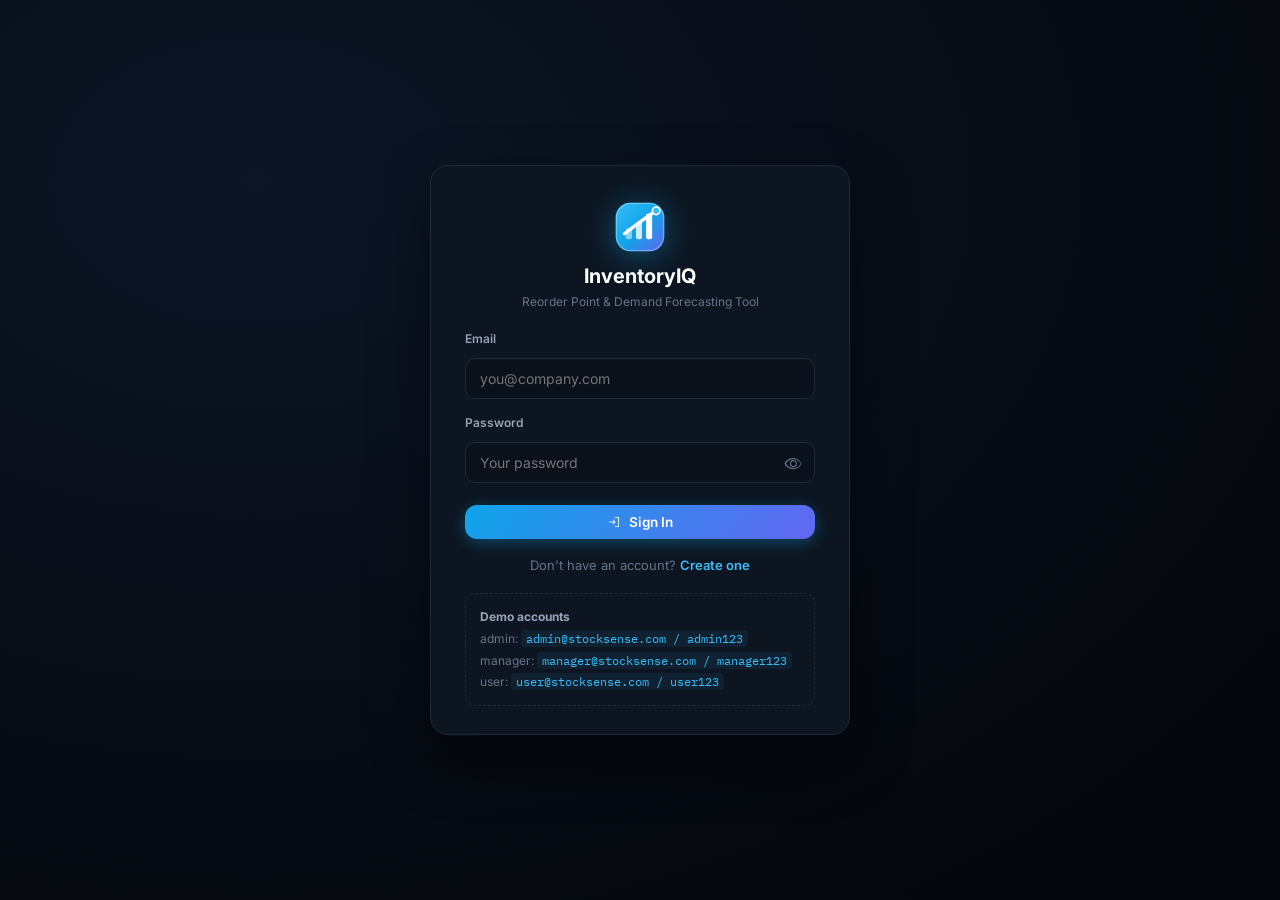
<file: Phase01/settings.html>
<!DOCTYPE html>
<html lang="en">

<head>
    <meta charset="UTF-8">
    <meta name="viewport" content="width=device-width, initial-scale=1.0">
    <title>Settings</title>

    <link rel="stylesheet" href="css/navbar.css">
    <link rel="stylesheet" href="css/dashboard.css">
    <link rel="stylesheet" href="css/settings.css">
    <link rel="preconnect" href="https://fonts.googleapis.com">
    <link rel="preconnect" href="https://fonts.gstatic.com" crossorigin>
    <link href="https://fonts.googleapis.com/css2?family=IBM+Plex+Mono:wght@400;600&family=Inter:wght@400;500;600;700&family=Space+Grotesk:wght@600;700&display=swap" rel="stylesheet">
    <link rel="stylesheet" href="css/phosphor-all.css">
    <meta name="view-transition" content="same-origin">
</head>

<body>

    <div class="container">

        <!-- Sidebar -->
        <app-sidebar></app-sidebar>

        <!-- Main -->
        <main class="main-content">

            <!-- Topbar -->
            <app-topbar></app-topbar>

            <!-- Page Content -->
            <div class="page-inner small">

                <div class="page-head">
                    <div>
                        <h2>Settings</h2>
                        <p>Theme, data management and system information. All data lives in this browser's LocalStorage.</p>
                    </div>
                </div>

                <!-- Appearance -->
                <div class="panel settings-section">
                    <h3 class="settings-title"><i class="ph ph-palette"></i> Appearance</h3>
                    <div class="setting-row">
                        <div>
                            <strong>Dark / Light theme</strong>
                            <small>Switch between the dark and light look. Saved automatically.</small>
                        </div>
                        <div class="setting-control">
                            <label class="switch">
                                <input type="checkbox" id="settings-theme-toggle">
                                <span class="slider"></span>
                            </label>
                            <span id="settings-theme-label" style="font-size: 12px; color: var(--text-muted); font-family: var(--font-mono);">Dark</span>
                        </div>
                    </div>
                </div>

                <!-- Data management -->
                <div class="panel settings-section">
                    <h3 class="settings-title"><i class="ph ph-database"></i> Data Management</h3>
                    <div class="setting-row">
                        <div>
                            <strong>Export database</strong>
                            <small>Download all products, sales, categories and users as a JSON backup.</small>
                        </div>
                        <button class="btn" id="settings-export"><i class="ph ph-download"></i> Export</button>
                    </div>
                    <div class="setting-row">
                        <div>
                            <strong>Import database</strong>
                            <small>Restore from a previously exported JSON backup. Replaces current data.</small>
                        </div>
                        <button class="btn" id="settings-import"><i class="ph ph-upload"></i> Import</button>
                        <input type="file" id="settings-import-file" accept=".json" style="display: none;">
                    </div>
                    <div class="setting-row">
                        <div>
                            <strong>Reset database</strong>
                            <small>Erase everything and reseed the demo data. This cannot be undone.</small>
                        </div>
                        <button class="btn btn-danger" id="settings-reset"><i class="ph ph-trash"></i> Reset</button>
                    </div>
                </div>

                <!-- About -->
                <div class="panel settings-section">
                    <h3 class="settings-title"><i class="ph ph-info"></i> About</h3>
                    <div class="setting-row" style="flex-direction: column; align-items: flex-start; gap: 6px;">
                        <strong>InventoryIQ &mdash; Reorder Point &amp; Demand Forecasting Tool</strong>
                        <small>
                            Final year project. Pure HTML/CSS/JS with LocalStorage. Reorder point =
                            (lead time &times; average daily demand) + safety stock. Demand forecast uses a
                            simple 7-day moving average.
                        </small>
                        <small id="settings-stats" style="font-family: var(--font-mono); color: var(--text-muted);"></small>
                    </div>
                </div>

            </div>
        </main>
    </div>

    <!-- Reset confirm modal -->
    <div class="modal-backdrop" id="reset-modal">
        <div class="modal" style="max-width: 420px;">
            <div class="modal-head">
                <h3>Reset database?</h3>
                <button class="icon-action" data-close="reset-modal" aria-label="Close">&times;</button>
            </div>
            <div class="modal-body">
                <p style="font-size: 13px; color: var(--text-muted);">
                    All current data will be permanently erased and replaced with the demo dataset. Continue?
                </p>
            </div>
            <div class="modal-foot">
                <button class="btn" data-close="reset-modal">Cancel</button>
                <button class="btn btn-danger" id="reset-confirm"><i class="ph ph-trash"></i> Yes, Reset</button>
            </div>
        </div>
    </div>

    <script src="js/utils.js"></script>
    <script src="js/storage.js"></script>
    <script src="js/validation.js"></script>
    <script src="js/settings.js"></script>
    <script src="js/sidebar.js"></script>
    <script src="js/topbar.js"></script>
</body>
</html>
</file>
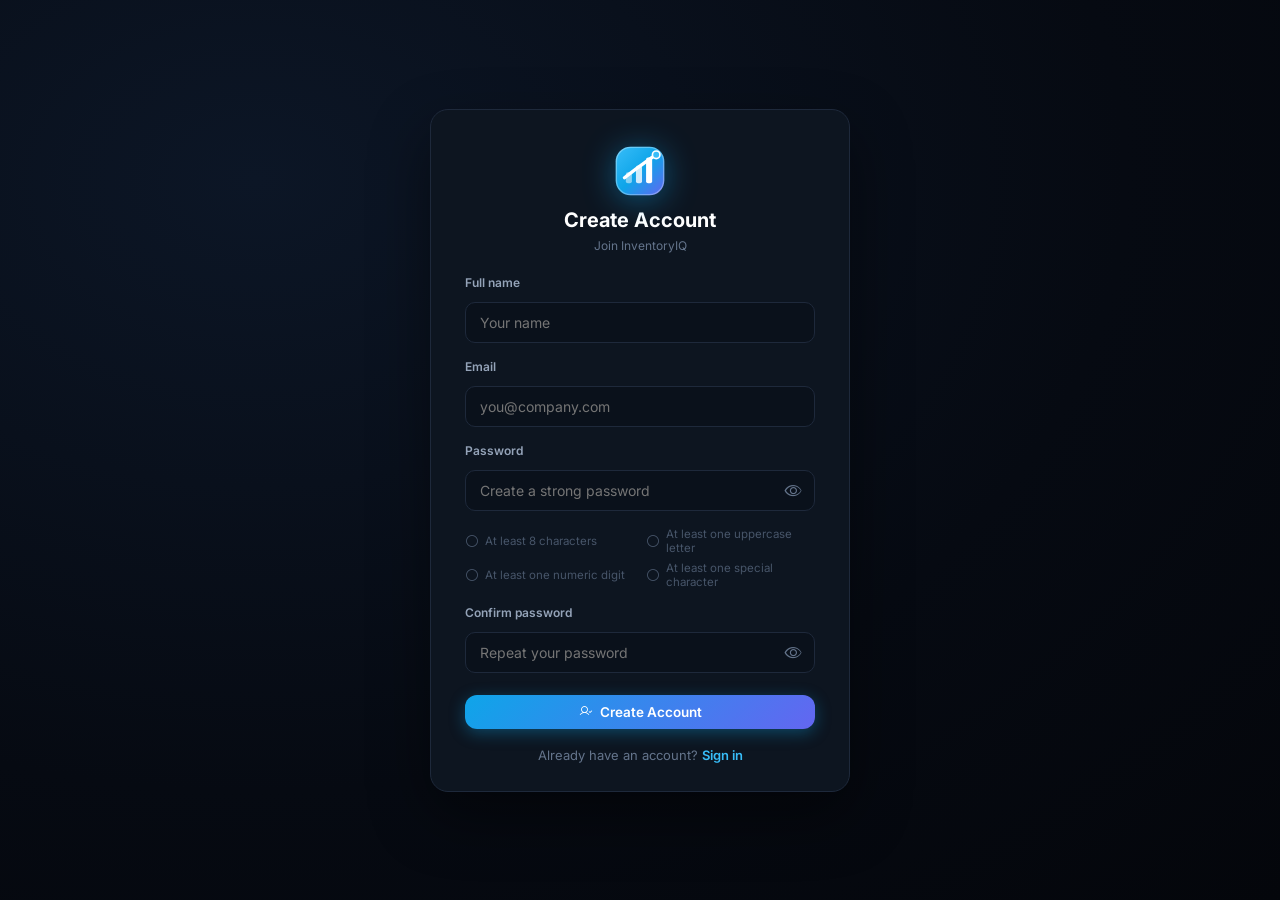
<file: Phase01/signup.html>
<!DOCTYPE html>
<html lang="en">

<head>
    <meta charset="UTF-8">
    <meta name="viewport" content="width=device-width, initial-scale=1.0">
    <title>Create Account</title>

    <link rel="stylesheet" href="css/navbar.css">
    <link rel="stylesheet" href="css/dashboard.css">
    <link rel="stylesheet" href="css/auth.css">
    <link rel="preconnect" href="https://fonts.googleapis.com">
    <link rel="preconnect" href="https://fonts.gstatic.com" crossorigin>
    <link href="https://fonts.googleapis.com/css2?family=IBM+Plex+Mono:wght@400;600&family=Inter:wght@400;500;600;700&family=Space+Grotesk:wght@600;700&display=swap" rel="stylesheet">
    <link rel="stylesheet" href="css/phosphor-all.css">
    <meta name="view-transition" content="same-origin">
</head>

<body class="auth-body">

    <div class="auth-card">
        <div class="auth-logo">
            <a href="index.html" class="auth-logo-link" title="Go to Home">
                <div class="logo-icon" title="InventoryIQ">
                    <svg viewBox="0 0 40 40" fill="none" xmlns="http://www.w3.org/2000/svg">
                        <defs>
                            <linearGradient id="iq-grad-signup" x1="0" y1="0" x2="1" y2="1">
                                <stop offset="0" stop-color="#38bdf8"/>
                                <stop offset="0.5" stop-color="#0ea5e9"/>
                                <stop offset="1" stop-color="#6366f1"/>
                            </linearGradient>
                        </defs>
                        <rect x="2" y="2" width="36" height="36" rx="11" fill="url(#iq-grad-signup)"/>
                        <rect x="2.5" y="2.5" width="35" height="35" rx="10.5" stroke="#ffffff" stroke-opacity="0.3" stroke-width="1"/>
                        <rect x="9.5" y="21" width="4.5" height="8" rx="1.5" fill="#ffffff" fill-opacity="0.5"/>
                        <rect x="17" y="16" width="4.5" height="13" rx="1.5" fill="#ffffff" fill-opacity="0.8"/>
                        <rect x="24.5" y="10" width="4.5" height="19" rx="1.5" fill="#ffffff"/>
                        <path d="M 8.5 25 Q 16 19 24.5 13 T 32 8" stroke="#ffffff" stroke-width="2.5" stroke-linecap="round" fill="none"/>
                        <circle cx="32" cy="8" r="2.8" fill="#38bdf8" stroke="#ffffff" stroke-width="1.2"/>
                    </svg>
                </div>
                <h1>Create Account</h1>
            </a>
            <p>Join InventoryIQ</p>
        </div>

        <div class="auth-error-banner" id="auth-error"></div>

        <form class="auth-form" id="signup-form" novalidate>
            <div class="field">
                <label>Full name</label>
                <input id="signup-name" type="text" placeholder="Your name">
            </div>
            <div class="field">
                <label>Email</label>
                <input id="signup-email" type="email" placeholder="you@company.com">
            </div>
            <div class="field">
                <label>Password</label>
                <div class="password-wrapper">
                    <input id="signup-password" type="password" placeholder="Create a strong password">
                    <button type="button" class="eye-toggle" data-target="signup-password" aria-label="Toggle password visibility">
                        <i class="ph ph-eye"></i>
                    </button>
                </div>
                <ul class="pw-requirements" id="pw-requirements">
                    <li id="req-length"><i class="ph ph-circle"></i> At least 8 characters</li>
                    <li id="req-upper"><i class="ph ph-circle"></i> At least one uppercase letter</li>
                    <li id="req-number"><i class="ph ph-circle"></i> At least one numeric digit</li>
                    <li id="req-special"><i class="ph ph-circle"></i> At least one special character</li>
                </ul>
            </div>
            <div class="field">
                <label>Confirm password</label>
                <div class="password-wrapper">
                    <input id="signup-confirm" type="password" placeholder="Repeat your password">
                    <button type="button" class="eye-toggle" data-target="signup-confirm" aria-label="Toggle password visibility">
                        <i class="ph ph-eye"></i>
                    </button>
                </div>
            </div>
            <button class="btn btn-gradient" type="submit"><i class="ph ph-user-check"></i> Create Account</button>
        </form>

        <p class="auth-alt">Already have an account? <a href="login.html">Sign in</a></p>
    </div>

    <script src="js/utils.js"></script>
    <script src="js/storage.js"></script>
    <script src="js/validation.js"></script>
    <script src="js/auth.js"></script>
    <script>
        initSignupPage();
        initPasswordToggles();
        initPasswordRequirements();
    </script>
</body>
</html>
</file>
